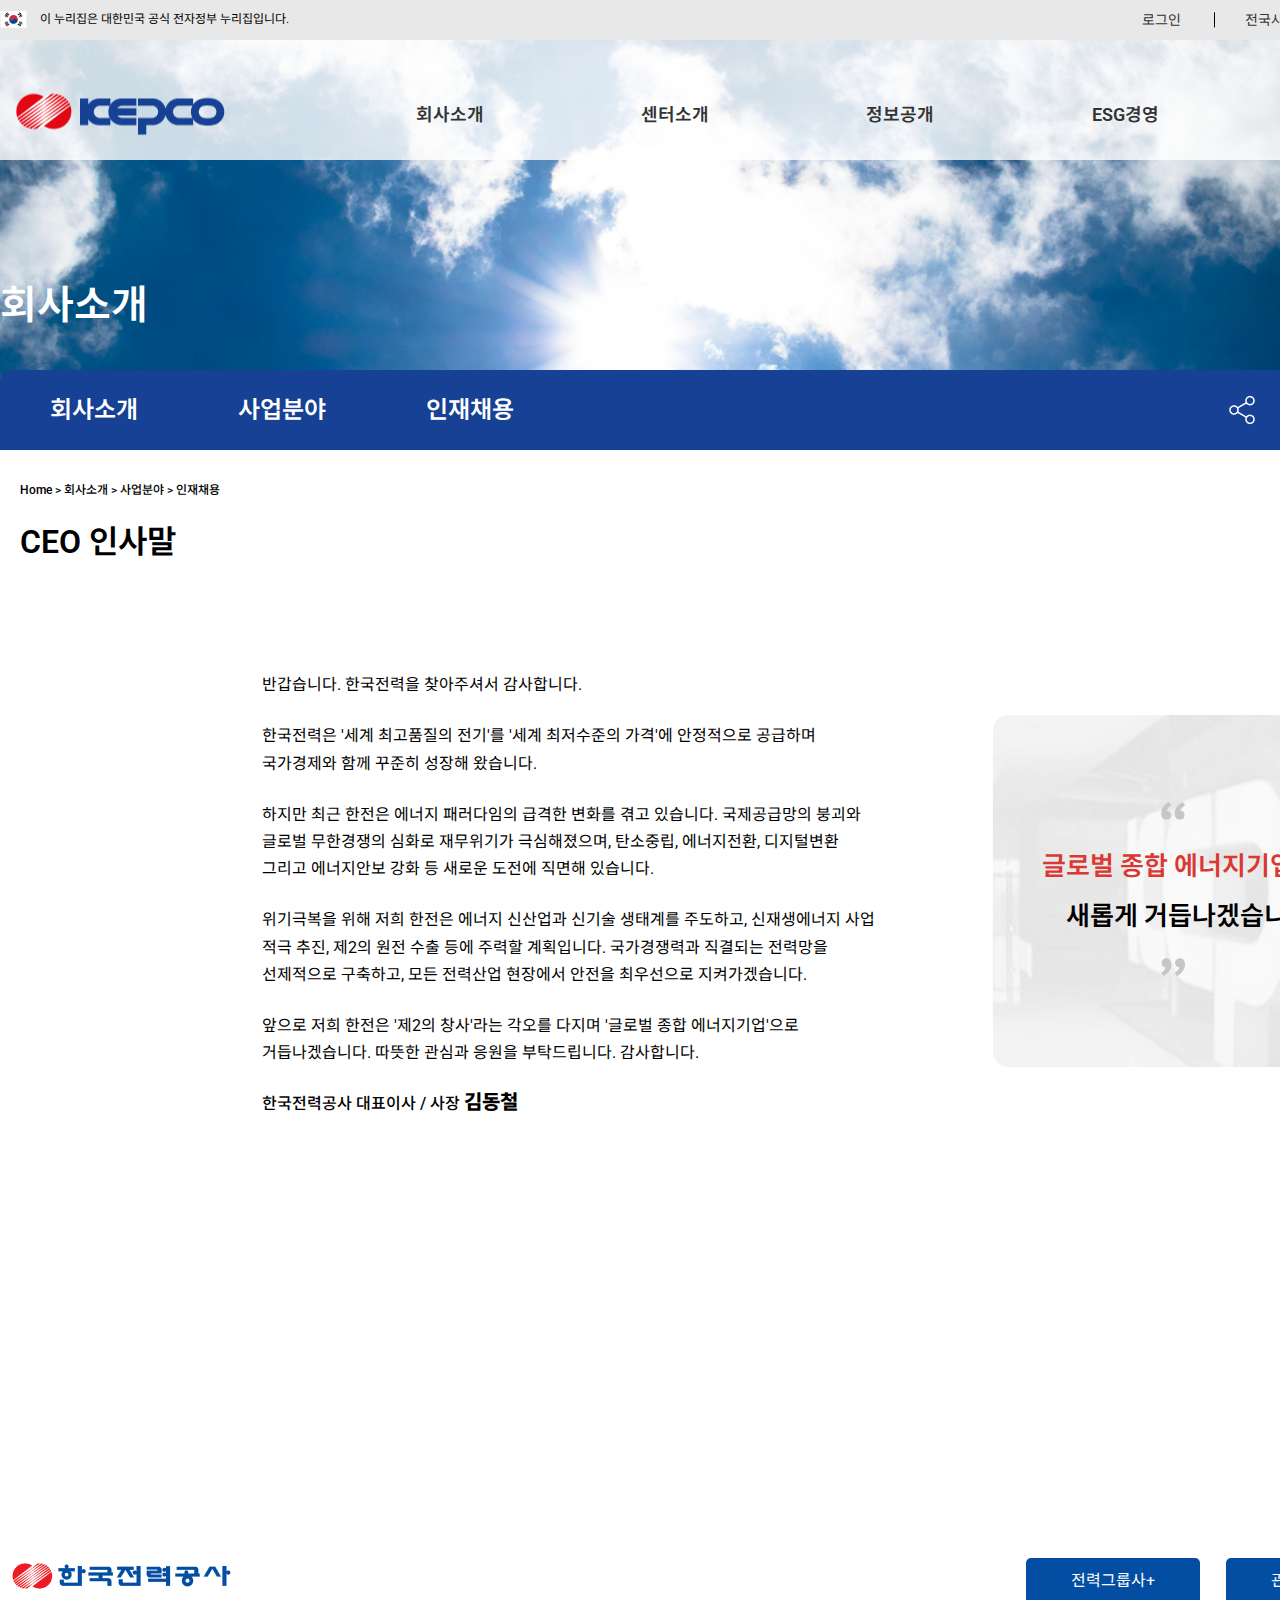
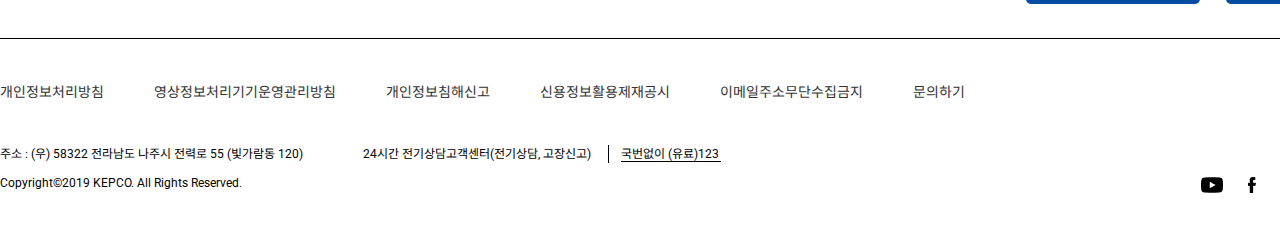
<file: sub1.html>
<!DOCTYPE html>
<html lang="en">
<head>
    <meta charset="UTF-8">
    <title>Document</title>
    <link rel="stylesheet" href="css/reset.css">
    <link rel="stylesheet" href="css/common.css">
    <link rel="stylesheet" href="css/sub.css">
    <link rel="stylesheet" href="css/sub1.css">
</head>
<body>
    <p id="skipNav"><a href="#content">본문바로가기</a></p>

    <div id="wrap">
        <div class="util-wrap">
            <div class="inner">
                <p><span><img src="img/Flag.png" alt="대한민국국기"></span>이 누리집은 대한민국 공식 전자정부 누리집입니다.</p>
                <ul class="util">
                    <li><a href="sub_login.html">로그인</a></li>
                    <li><a href="#">전국사업소</a></li>
                    <li><a href="#">언어</a></li>
                    <li>KOR</li>
                    <li>ENG</li>
                </ul>
        </div>
        </div>

        <header id="header">
            <div class="inner">
                <h1><a href="index.html"><img src="img/kepco_logo.png" alt="한국전력공사"></a></h1>
                <nav class="nav">
                <ul class="gnb">
                    <li><a href="#">회사소개</a>
                        <ul>
                            <li><a href="sub1.html">한전소개</a></li>
                            <li><a href="#">CI · 마스코트</a></li>
                            <li><a href="#">미션 · 비전</a></li>
                            <li><a href="#">사업분야</a></li>
                        </ul>
                    </li>
                    <li><a href="#">센터소개</a>
                        <ul>
                            <li><a href="sub2-1.html">지식센터</a></li>
                            <li><a href="#">기업센터</a></li>
                            <li><a href="#">홍보센터</a></li>
                            <li><a href="sub2-2.html">민원센터</a></li>
                        </ul>
                    </li>
                    <li><a href="#">정보공개</a>
                        <ul>
                            <li><a href="#">정보공개제도</a></li>
                            <li><a href="sub3-1.html">사전정보공표</a></li>
                            <li><a href="#">공공데이터개방</a></li>
                            <li><a href="sub3-2.html">정보공개청구</a></li>
                            <li><a href="#">사업실명제</a></li>
                        </ul>
                    </li>
                    <li><a href="#">ESG경영</a>
                        <ul>
                            <li><a href="sub4-1.html">ESG 핵심 성과</a></li>
                            <li><a href="#">환경경영</a></li>
                            <li><a href="sub4-2.html">사회공헌</a></li>
                            <li><a href="#">지배구조</a></li>
                        </ul>
                    </li>
                    <li><a href="#">IR센터</a>
                        <ul>
                            <li><a href="sub5.html">IR정보</a></li>
                            <li><a href="#">재무정보</a></li>
                            <li><a href="#">주식정보</a></li>
                        </ul>
                    </li>
                </ul>
            </nav>
            </div>
            </div>
        </header>

        <section id="visual">
            <div class="inner">
                <h2>회사소개</h2>
                <div class="guide">
                <ul>
                   <li><a href="">회사소개</a></li>
                   <li><a href="">사업분야</a></li>
                   <li><a href="">인재채용</a></li>
                </ul>
                <div class="share">
                <a href=""><img src="img/iconoir_share-android.png" alt=""></a>
                <a href=""><img src="img/streamline-ultimate_print-text.png" alt=""></a>
            </div>
            
            </div>
            </div>
        </section>

        <sub id="container" class="sub1">
            <section id="content">
                <div class="con-box">
                    <div class="inner">
                        <p>Home > 회사소개 > 사업분야 > 인재채용</p>
                        <h3>CEO 인사말</h3>
                    </div>

          <article class="box">  
            <div class="text_1">
              <img src="img/ceo_2.png" />     
              <h4>
                <span>글로벌 종합 에너지기업</span>으로<br />새롭게
                거듭나겠습니다.
              </h4>
              
            </div>

            <div class="text_2">
              <p>반갑습니다. 한국전력을 찾아주셔서 감사합니다.</p>
              <p>
                한국전력은 '세계 최고품질의 전기'를 '세계 최저수준의 가격'에
                안정적으로 공급하며 국가경제와 함께 꾸준히 성장해 왔습니다.
              </p>
              <p>
                하지만 최근 한전은 에너지 패러다임의 급격한 변화를 겪고
                있습니다. 국제공급망의 붕괴와 글로벌 무한경쟁의 심화로
                재무위기가 극심해졌으며, 탄소중립, 에너지전환, 디지털변환 그리고
                에너지안보 강화 등 새로운 도전에 직면해 있습니다.
              </p>
              <p>
                위기극복을 위해 저희 한전은 에너지 신산업과 신기술 생태계를
                주도하고, 신재생에너지 사업 적극 추진, 제2의 원전 수출 등에
                주력할 계획입니다. 국가경쟁력과 직결되는 전력망을 선제적으로
                구축하고, 모든 전력산업 현장에서 안전을 최우선으로
                지켜가겠습니다.
              </p>
              <p>
                앞으로 저희 한전은 '제2의 창사'라는 각오를 다지며 '글로벌 종합
                에너지기업'으로 거듭나겠습니다. 따뜻한 관심과 응원을
                부탁드립니다. 
                감사합니다.
              </p>
            </div>
            <strong>한국전력공사 대표이사 / 사장 <span>김동철</span></strong>
          </article>  
                </div>
            </section>
        </sub>
        <footer id="footer">
            <div class="inner">
                <img src="img/한국전력공사_logo.png" alt="한국전력공사">
                <div class="family0">
                    <p>전력그룹사+</p>
                        <ul>
                            <li><a href="">한국수력원자력(주)</a></li>
                            <li><a href="">한국남동발전(주)</a></li>
                            <li><a href="">한국중부발전(주)</a></li>
                            <li><a href="">한국서부발전(주)</a></li>
                            <li><a href="">한국남부발전(주)</a></li>
                            <li><a href="">한국동서발전(주)</a></li>
                            <li><a href="">한전KDN(주)</a></li>
                            <li><a href="">한국전력기술(주)</a></li>
                            <li><a href="">한전KPS(주)</a></li>
                            <li><a href="">한전원자력연료(주)</a></li>
                            <li><a href="">한전산업개발(주)</a></li>
                            <li><a href="">한전병원(주)</a></li>
                            <li><a href="">KINGS</a></li>
                        </ul>
                        
                    </div>
                    <div class="family1">
                        <p>관련사이트+</p>
                        <ul>
                            <li><a href="">전력연구원</a></li>
                            <li><a href="">경영연구원</a></li>
                            <li><a href="">인재개발원</a></li>
                            <li><a href="">한전아트센터</a></li>
                            <li><a href="">KEPCO스포츠단</a></li>
                            <li><a href="">전우회</a></li>
                            <li><a href="">에너지마켓플레이스</a></li>
                        </ul>
                    </div>
                <ul>
                    <li><a href="#">개인정보처리방침</a></li>
                    <li><a href="#">영상정보처리기기운영관리방침</a></li>
                    <li><a href="#">개인정보침해신고</a></li>
                    <li><a href="#">신용정보활용제재공시</a></li>
                    <li><a href="#">이메일주소무단수집금지</a></li>
                    <li><a href="#">문의하기</a></li>
                </ul>
                <ul>
                    <li>주소 : (우) 58322 전라남도 나주시 전력로 55 (빛가람동 120)</li>
                    <li>24시간 전기상담고객센터(전기상담, 고장신고)</li>
                    <li>국번없이 (유료)123</li>
                </ul>
                <p>Copyright&copy;2019 KEPCO. All Rights Reserved.</p>
                <div class="sns">
                    <ul>
                        <li><a href="#"><img src="img/sns_Default-0.png" alt="youtube"></a></li>
                        <li><a href="#"><img src="img/sns_Default-1.png" alt="facebook"></a></li>
                        <li><a href="#"><img src="img/sns_Default-2.png" alt="x"></a></li>
                        <li><a href="#"><img src="img/sns_Default-3.png" alt="band"></li>
                        <li><a href="#"><img src="img/sns_Default-4.png" alt="instagram"></a></li>
                    </ul>
                </div>
            </div>
        </footer>

        <script src="./js/common.js"></script>
</body>
</html>
</file>
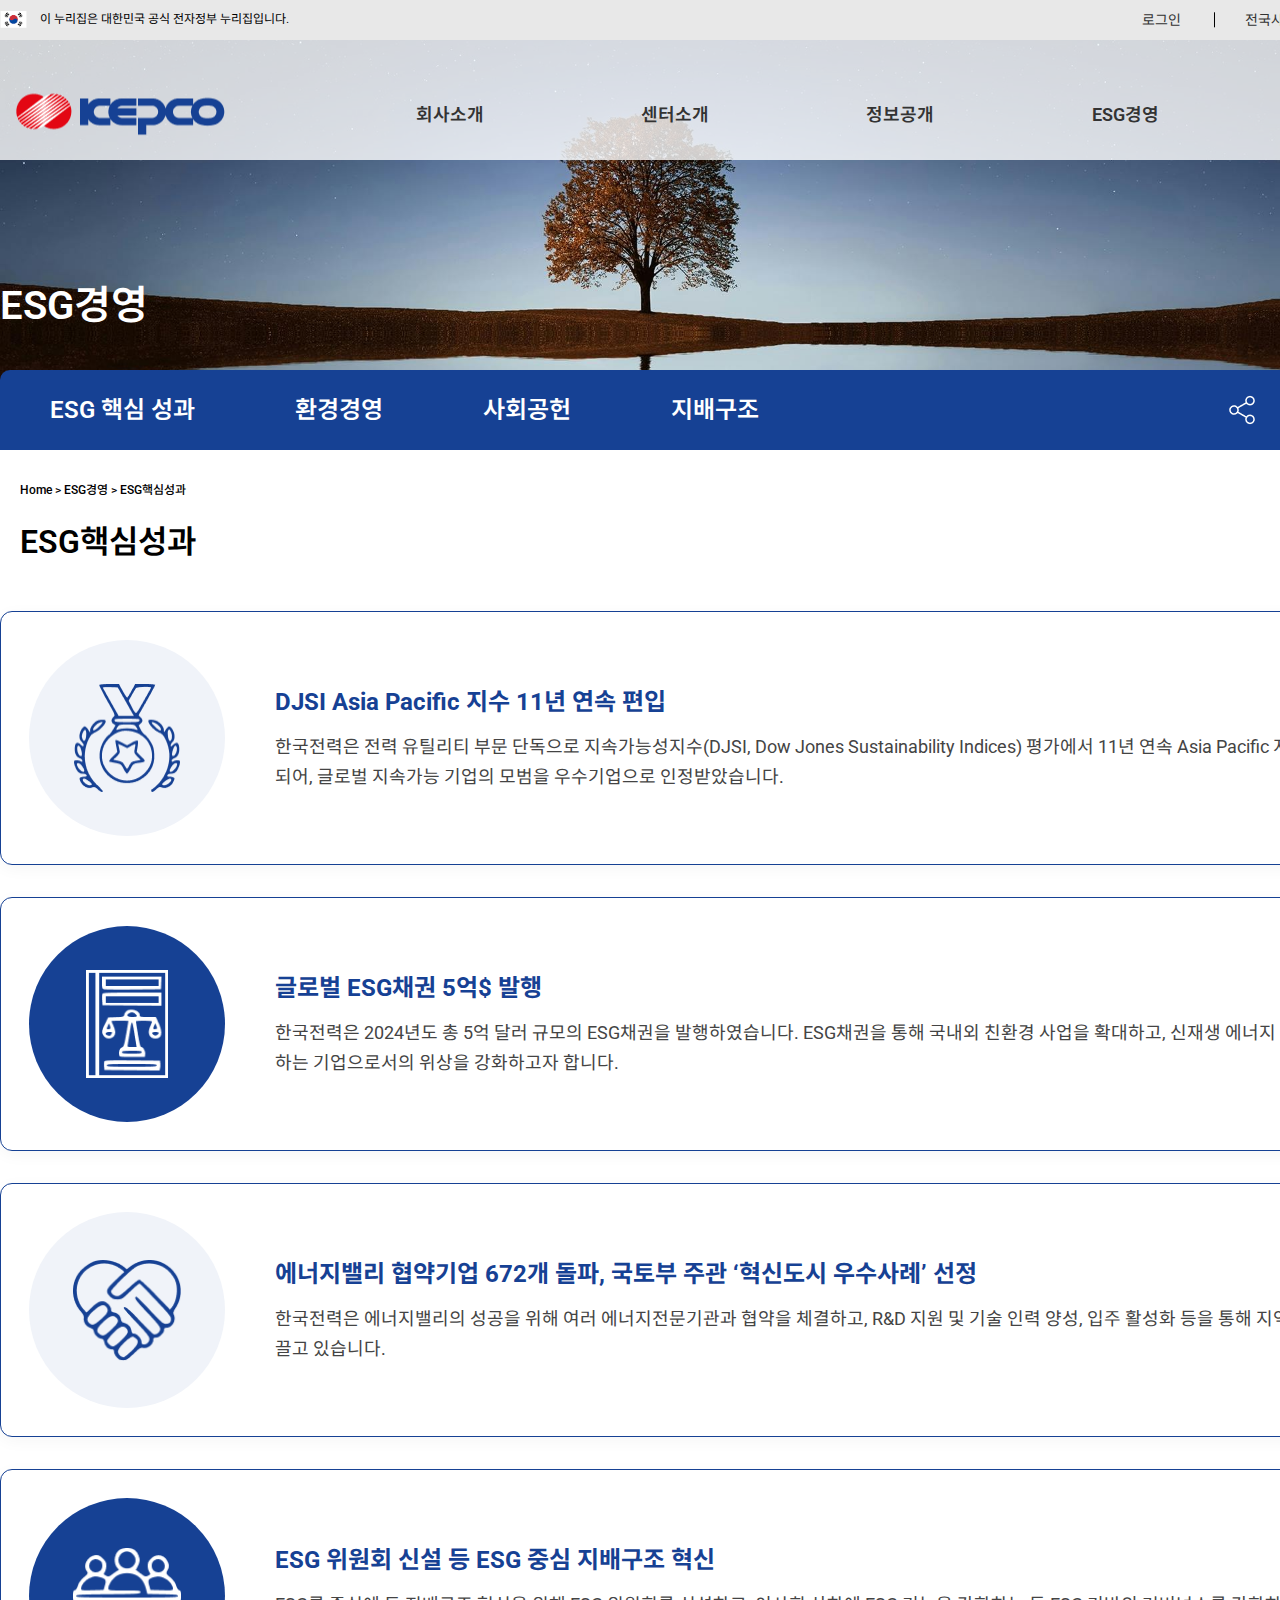
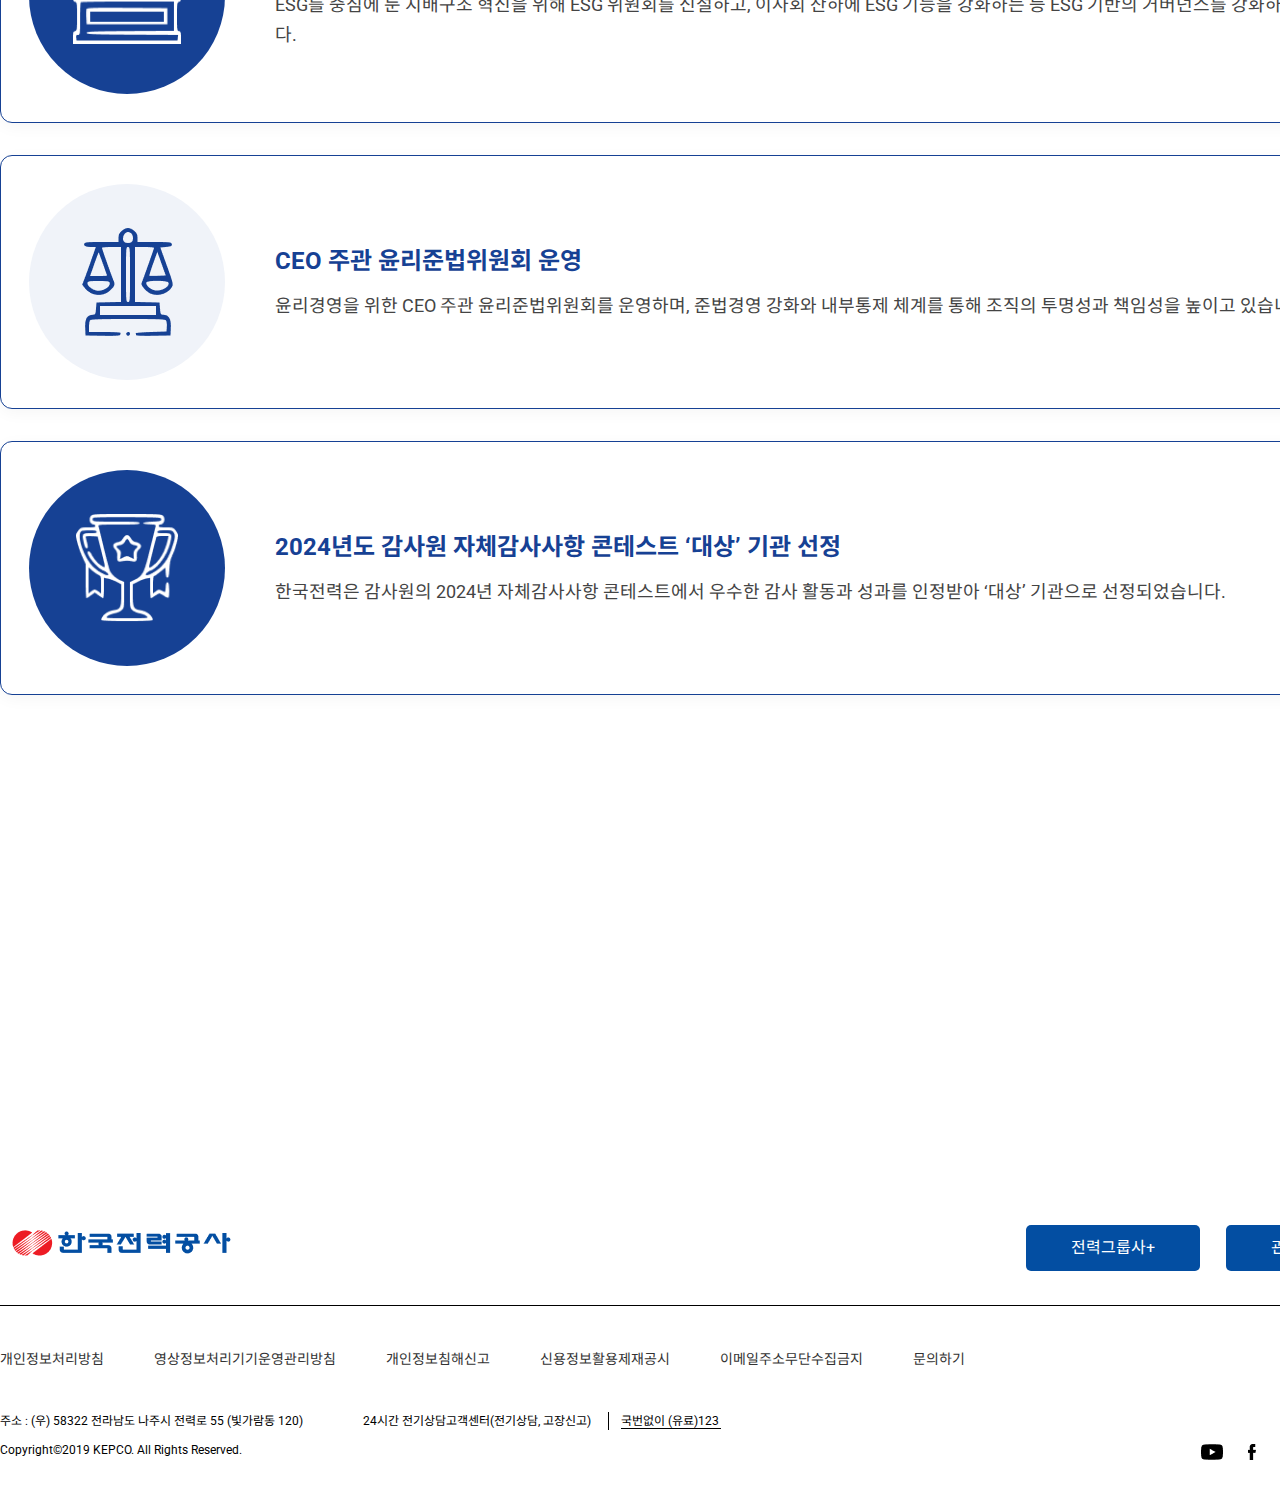
<file: sub4-1.html>
<!DOCTYPE html>
<html lang="en">
    <head>
        <meta charset="UTF-8" />
        <title>Document</title>
        <link rel="stylesheet" href="css/reset.css" />
        <link rel="stylesheet" href="css/common.css" />
        <link rel="stylesheet" href="css/sub.css" />
        <link rel="stylesheet" href="css/sub4-1.css" />
    </head>
    <body>
        <p id="skipNav"><a href="#content">본문바로가기</a></p>

        <div id="wrap">
            <div class="util-wrap">
                <div class="inner">
                    <p>
                        <span><img src="img/Flag.png" alt="대한민국국기" /> </span>이 누리집은
                        대한민국 공식 전자정부 누리집입니다.
                    </p>
                    <ul class="util">
                        <li><a href="sub_login.html">로그인</a></li>
                        <li><a href="#">전국사업소</a></li>
                        <li><a href="#">언어</a></li>
                        <li>KOR</li>
                    <li>ENG</li>
                    </ul>
                </div>
            </div>
        </div>

        <!-- header -->
        <header id="header">
            <div class="inner">
                <h1><a href="index.html"><img src="img/kepco_logo.png" alt="한국전력공사"></a></h1>
                <nav class="nav">
                <ul class="gnb">
                    <li><a href="#">회사소개</a>
                        <ul>
                            <li><a href="sub1.html">한전소개</a></li>
                            <li><a href="#">CI · 마스코트</a></li>
                            <li><a href="#">미션 · 비전</a></li>
                            <li><a href="#">사업분야</a></li>
                        </ul>
                    </li>
                    <li><a href="#">센터소개</a>
                        <ul>
                            <li><a href="sub2-1.html">지식센터</a></li>
                            <li><a href="#">기업센터</a></li>
                            <li><a href="#">홍보센터</a></li>
                            <li><a href="sub2-2.html">민원센터</a></li>
                        </ul>
                    </li>
                    <li><a href="#">정보공개</a>
                        <ul>
                            <li><a href="#">정보공개제도</a></li>
                            <li><a href="sub3-1.html">사전정보공표</a></li>
                            <li><a href="#">공공데이터개방</a></li>
                            <li><a href="sub3-2.html">정보공개청구</a></li>
                            <li><a href="#">사업실명제</a></li>
                        </ul>
                    </li>
                    <li><a href="#">ESG경영</a>
                        <ul>
                            <li><a href="sub4-1.html">ESG 핵심 성과</a></li>
                            <li><a href="#">환경경영</a></li>
                            <li><a href="sub4-2.html">사회공헌</a></li>
                            <li><a href="#">지배구조</a></li>
                        </ul>
                    </li>
                    <li><a href="#">IR센터</a>
                        <ul>
                            <li><a href="sub5.html">IR정보</a></li>
                            <li><a href="#">재무정보</a></li>
                            <li><a href="#">주식정보</a></li>
                        </ul>
                    </li>
                </ul>
            </nav>
            </div>
            </div>
        </header>

        <!-- nav -->

        <section id="visual">
            <!-- <img src="../image/esg_bg.png" alt="mainbg" /> -->
            <div class="inner">
                <h2>ESG경영</h2>
                <div class="guide">
                    <ul>
                        <li><a href="#">ESG 핵심 성과</a></li>
                        <li><a href="#">환경경영</a></li>
                        <li><a href="sub4-2.html">사회공헌</a></li>
                        <li><a href="#">지배구조</a></li>
                    </ul>
                    <div class="share">
                        <a href=""><img src="img/iconoir_share-android.png" alt="" /></a>
                        <a href=""><img src="img/streamline-ultimate_print-text.png" alt="" /></a>
                    </div>
                </div>
            </div>
        </section>

        <div id="container" class="sub">
            <section id="content">
                <div class="con-box">
                    <div class="inner">
                        <p>Home > ESG경영 > ESG핵심성과</p>
                        <h3>ESG핵심성과</h3>
                    </div>
                </div>
            </section>
        </div>

        <!-- sub 4-1 -->
        <section id="esg-box" class="inner">
            <ul class="esg-list">
                <li class="esg-item">
                    <div class="icon">
                        <img src="img/4-1icon1.png" alt="메달 아이콘" />
                    </div>
                    <div class="text-box">
                        <h4 class="esg-title">DJSI Asia Pacific 지수 11년 연속 편입</h4>
                        <p class="esg-desc">
                            한국전력은 전력 유틸리티 부문 단독으로 지속가능성지수(DJSI, Dow Jones
                            Sustainability Indices) 평가에서 11년 연속 Asia Pacific 지수에 편입되어,
                            글로벌 지속가능 기업의 모범을 우수기업으로 인정받았습니다.
                        </p>
                    </div>
                </li>

                <li class="esg-item">
                    <div class="icon">
                        <img src="img/4-1icon2.png" alt="문서 아이콘" />
                    </div>
                    <div class="text-box">
                        <h4 class="esg-title">글로벌 ESG채권 5억$ 발행</h4>
                        <p class="esg-desc">
                            한국전력은 2024년도 총 5억 달러 규모의 ESG채권을 발행하였습니다.
                            ESG채권을 통해 국내외 친환경 사업을 확대하고, 신재생 에너지 적용에
                            선도하는 기업으로서의 위상을 강화하고자 합니다.
                        </p>
                    </div>
                </li>

                <li class="esg-item">
                    <div class="icon">
                        <img src="img/4-1icon3.png" alt="악수 아이콘" />
                    </div>
                    <div class="text-box">
                        <h4 class="esg-title">
                            에너지밸리 협약기업 672개 돌파, 국토부 주관 ‘혁신도시 우수사례’ 선정
                        </h4>
                        <p class="esg-desc">
                            한국전력은 에너지밸리의 성공을 위해 여러 에너지전문기관과 협약을
                            체결하고, R&D 지원 및 기술 인력 양성, 입주 활성화 등을 통해 지역 발전을
                            이끌고 있습니다.
                        </p>
                    </div>
                </li>

                <li class="esg-item">
                    <div class="icon">
                        <img src="img/4-1icon4.png" alt="회의 아이콘" />
                    </div>
                    <div class="text-box">
                        <h4 class="esg-title">ESG 위원회 신설 등 ESG 중심 지배구조 혁신</h4>
                        <p class="esg-desc">
                            ESG를 중심에 둔 지배구조 혁신을 위해 ESG 위원회를 신설하고, 이사회
                            산하에 ESG 기능을 강화하는 등 ESG 기반의 거버넌스를 강화하고 있습니다.
                        </p>
                    </div>
                </li>

                <li class="esg-item">
                    <div class="icon">
                        <img src="img/4-1icon5.png" alt="저울 아이콘" />
                    </div>
                    <div class="text-box">
                        <h4 class="esg-title">CEO 주관 윤리준법위원회 운영</h4>
                        <p class="esg-desc">
                            윤리경영을 위한 CEO 주관 윤리준법위원회를 운영하며, 준법경영 강화와
                            내부통제 체계를 통해 조직의 투명성과 책임성을 높이고 있습니다.
                        </p>
                    </div>
                </li>

                <li class="esg-item">
                    <div class="icon">
                        <img src="img/4-1icon6.png" alt="트로피 아이콘" />
                    </div>
                    <div class="text-box">
                        <h4 class="esg-title">
                            2024년도 감사원 자체감사사항 콘테스트 ‘대상’ 기관 선정
                        </h4>
                        <p class="esg-desc">
                            한국전력은 감사원의 2024년 자체감사사항 콘테스트에서 우수한 감사 활동과
                            성과를 인정받아 ‘대상’ 기관으로 선정되었습니다.
                        </p>
                    </div>
                </li>
            </ul>
        </section>

        <!-- footer -->

        <footer id="footer">
            <div class="inner">
                <img src="img/한국전력공사_logo.png" alt="한국전력공사" />
                <div class="family0">
                    <p>전력그룹사+</p>
                    <ul>
                        <li><a href="">한국수력원자력(주)</a></li>
                        <li><a href="">한국남동발전(주)</a></li>
                        <li><a href="">한국중부발전(주)</a></li>
                        <li><a href="">한국서부발전(주)</a></li>
                        <li><a href="">한국남부발전(주)</a></li>
                        <li><a href="">한국동서발전(주)</a></li>
                        <li><a href="">한전KDN(주)</a></li>
                        <li><a href="">한국전력기술(주)</a></li>
                        <li><a href="">한전KPS(주)</a></li>
                        <li><a href="">한전원자력연료(주)</a></li>
                        <li><a href="">한전산업개발(주)</a></li>
                        <li><a href="">한전병원(주)</a></li>
                        <li><a href="">KINGS</a></li>
                    </ul>
                </div>
                <div class="family1">
                    <p>관련사이트+</p>
                    <ul>
                        <li><a href="">전력연구원</a></li>
                        <li><a href="">경영연구원</a></li>
                        <li><a href="">인재개발원</a></li>
                        <li><a href="">한전아트센터</a></li>
                        <li><a href="">KEPCO스포츠단</a></li>
                        <li><a href="">전우회</a></li>
                        <li><a href="">에너지마켓플레이스</a></li>
                    </ul>
                </div>
                <ul>
                    <li><a href="#">개인정보처리방침</a></li>
                    <li><a href="#">영상정보처리기기운영관리방침</a></li>
                    <li><a href="#">개인정보침해신고</a></li>
                    <li><a href="#">신용정보활용제재공시</a></li>
                    <li><a href="#">이메일주소무단수집금지</a></li>
                    <li><a href="#">문의하기</a></li>
                </ul>
                <ul>
                    <li>주소 : (우) 58322 전라남도 나주시 전력로 55 (빛가람동 120)</li>
                    <li>24시간 전기상담고객센터(전기상담, 고장신고)</li>
                    <li>국번없이 (유료)123</li>
                </ul>
                <p>Copyright&copy;2019 KEPCO. All Rights Reserved.</p>
                <div class="sns">
                    <ul>
                        <li><a href="#"><img src="img/sns_Default-0.png" alt="youtube"></a></li>
                        <li><a href="#"><img src="img/sns_Default-1.png" alt="facebook"></a></li>
                        <li><a href="#"><img src="img/sns_Default-2.png" alt="x"></a></li>
                        <li><a href="#"><img src="img/sns_Default-3.png" alt="band"></li>
                        <li><a href="#"><img src="img/sns_Default-4.png" alt="instagram"></a></li>
                    </ul>
                </div>
            </div>
        </footer>

        <script src="./js/common.js"></script>
    </body>
</html>
</file>
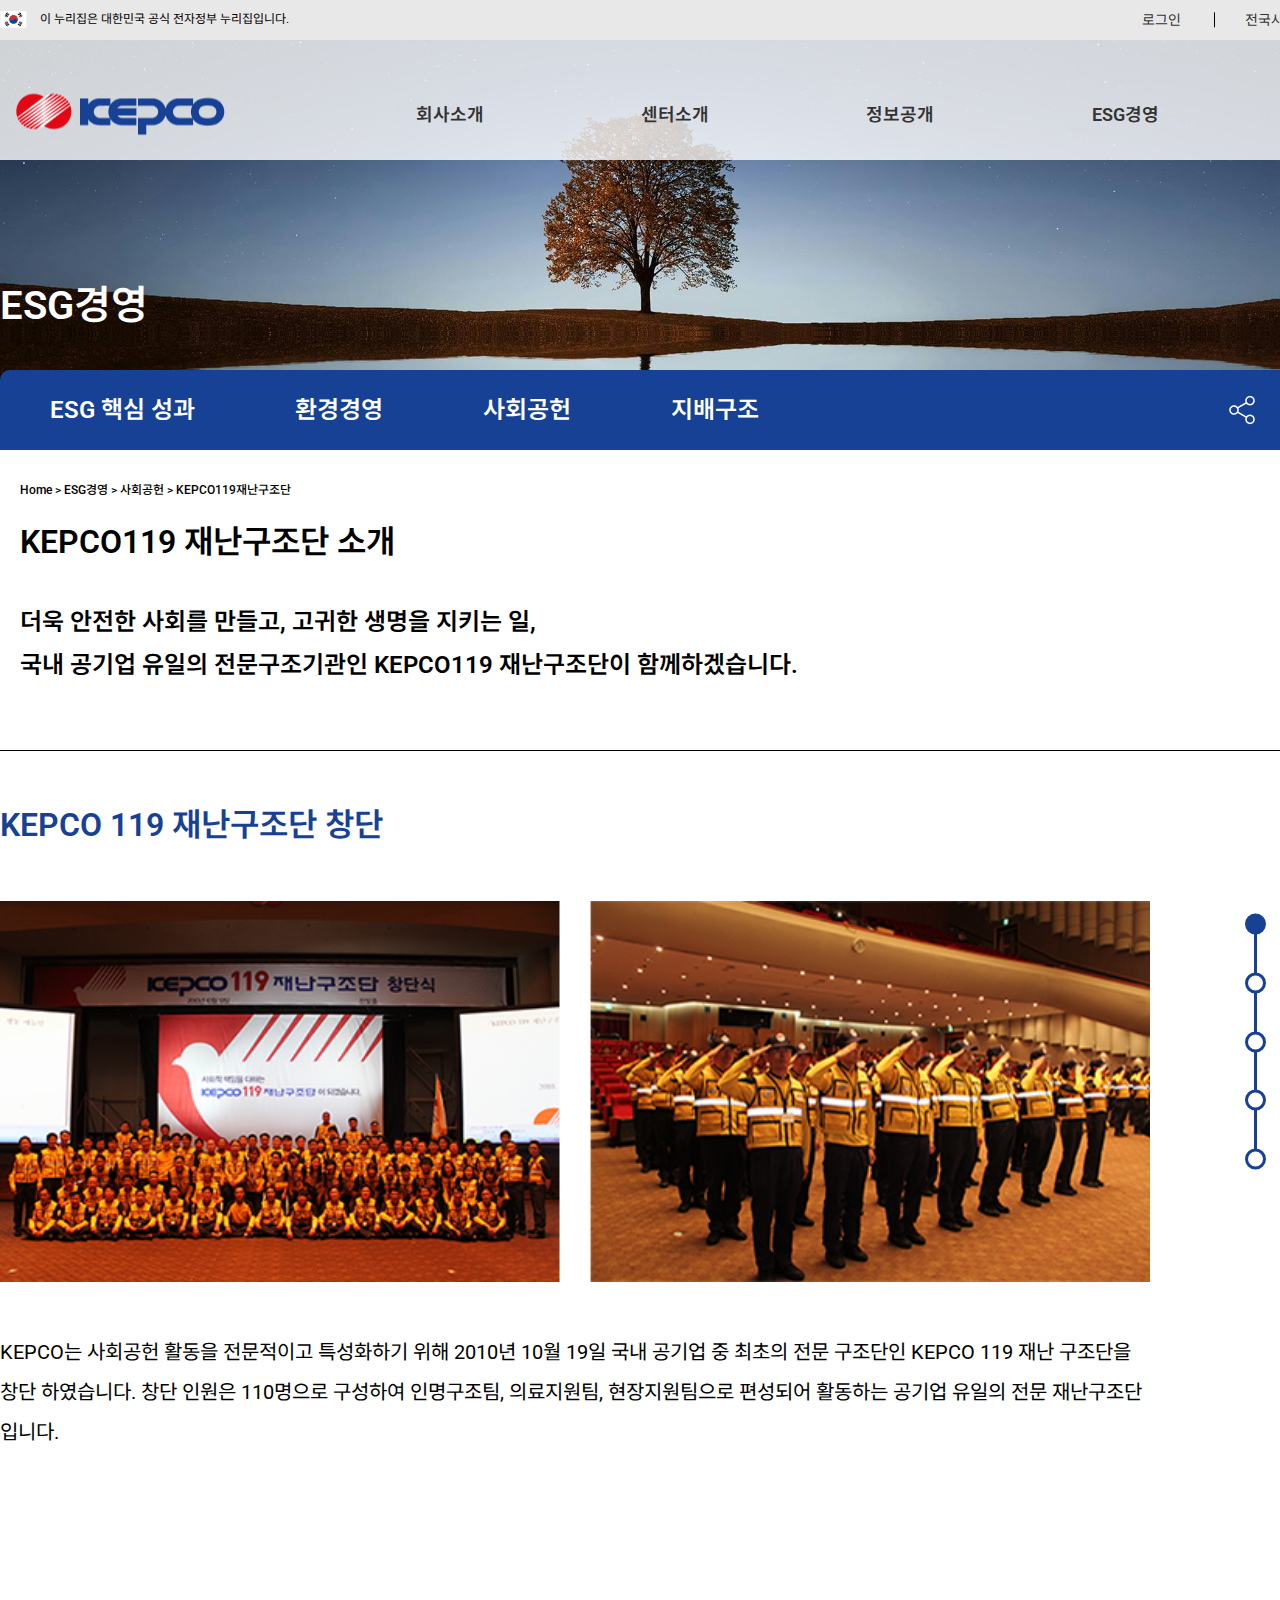
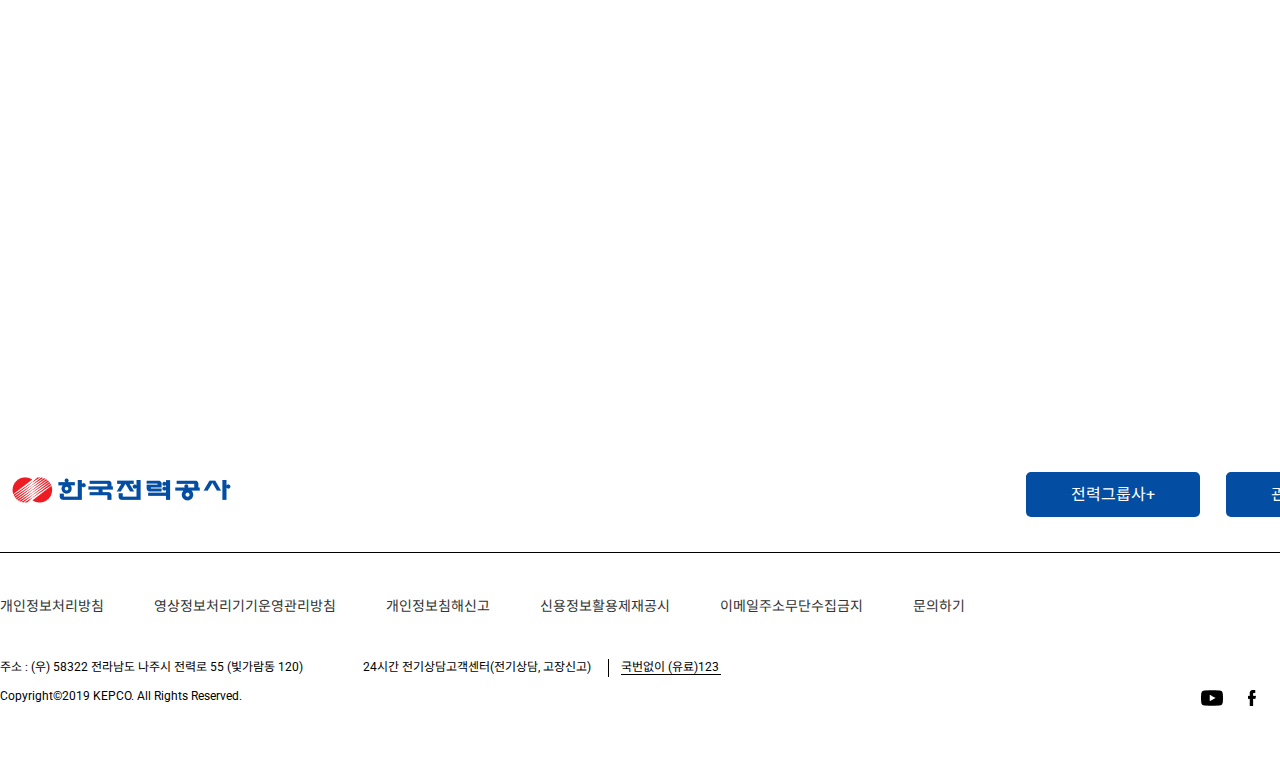
<file: sub4-2.html>
<!DOCTYPE html>
<html lang="en">
<head>
    <meta charset="UTF-8">
    <title>Document</title>
    <link rel="stylesheet" href="css/reset.css">
    <link rel="stylesheet" href="css/common.css">
    <link rel="stylesheet" href="css/sub.css">
    <link rel="stylesheet" href="css/sub4-2.css">
</head>
<body>
    <p id="skipNav"><a href="#content">본문바로가기</a></p>

    <div id="wrap">
        <div class="util-wrap">
            <div class="inner">
                <p><span><img src="img/Flag.png" alt="대한민국국기"></span>이 누리집은 대한민국 공식 전자정부 누리집입니다.</p>
                <ul class="util">
                    <li><a href="sub_login.html">로그인</a></li>
                    <li><a href="#">전국사업소</a></li>
                    <li><a href="#">언어</a></li>
                    <li>KOR</li>
                    <li>ENG</li>
                </ul>
        </div>
        </div>

        <header id="header">
            <div class="inner">
                <h1><a href="index.html"><img src="img/kepco_logo.png" alt="한국전력공사"></a></h1>
                <nav class="nav">
                <ul class="gnb">
                    <li><a href="#">회사소개</a>
                        <ul>
                            <li><a href="sub1.html">한전소개</a></li>
                            <li><a href="#">CI · 마스코트</a></li>
                            <li><a href="#">미션 · 비전</a></li>
                            <li><a href="#">사업분야</a></li>
                        </ul>
                    </li>
                    <li><a href="#">센터소개</a>
                        <ul>
                            <li><a href="sub2-1.html">지식센터</a></li>
                            <li><a href="#">기업센터</a></li>
                            <li><a href="#">홍보센터</a></li>
                            <li><a href="sub2-2.html">민원센터</a></li>
                        </ul>
                    </li>
                    <li><a href="#">정보공개</a>
                        <ul>
                            <li><a href="#">정보공개제도</a></li>
                            <li><a href="sub3-1.html">사전정보공표</a></li>
                            <li><a href="#">공공데이터개방</a></li>
                            <li><a href="sub3-2.html">정보공개청구</a></li>
                            <li><a href="#">사업실명제</a></li>
                        </ul>
                    </li>
                    <li><a href="#">ESG경영</a>
                        <ul>
                            <li><a href="sub4-1.html">ESG 핵심 성과</a></li>
                            <li><a href="#">환경경영</a></li>
                            <li><a href="sub4-2.html">사회공헌</a></li>
                            <li><a href="#">지배구조</a></li>
                        </ul>
                    </li>
                    <li><a href="#">IR센터</a>
                        <ul>
                            <li><a href="sub5.html">IR정보</a></li>
                            <li><a href="#">재무정보</a></li>
                            <li><a href="#">주식정보</a></li>
                        </ul>
                    </li>
                </ul>
            </nav>
            </div>
            </div>
        </header>

        <section id="visual">
            <div class="inner">
                <h2>ESG경영</h2>
                <div class="guide">
                    <ul>
                        <li><a href="sub4-1.html">ESG 핵심 성과</a></li>
                        <li><a href="#">환경경영</a></li>
                        <li><a href="#">사회공헌</a></li>
                        <li><a href="#">지배구조</a></li>
                    </ul>
                <div class="share">
                <a href=""><img src="img/iconoir_share-android.png" alt=""></a>
                <a href=""><img src="img/streamline-ultimate_print-text.png" alt=""></a>
            </div>
            
            </div>
            </div>
        </section>

        <main id="container" class="sub">
            <section id="content">
                <div class="con-box">
                    <div class="inner">
                        <p>Home > ESG경영 > 사회공헌 > KEPCO119재난구조단</p>
                        <h3>KEPCO119 재난구조단 소개</h3>
                        <p>더욱 안전한 사회를 만들고, 고귀한 생명을 지키는 일,<br>
                            국내 공기업 유일의 전문구조기관인 KEPCO119 재난구조단이 함께하겠습니다.</p>
                        <div class="gallery">
                            <div class="left">
                                <h4 class="title">KEPCO119 재난구조단 창단</h4>
                                <img src="img/img_smdghp001_01.png" alt="이미지">
                                <p>
                                    KEPCO는 사회공헌 활동을 전문적이고 특성화하기 위해 2010년 10월 19일 국내 공기업 중 최초의 전문 구조단인 KEPCO 119 재난 구조단을 창단 하였습니다.<br>
창단 인원은 110명으로 구성하여 인명구조팀, 의료지원팀, 현장지원팀으로 편성되어 활동하는 공기업 유일의 전문 재난구조단입니다.
                                </p>
                            </div>
                            <div class="right">
                                <ul>
                                    <li class="on">구조단 창단</li>
                                    <li>구조 훈련</li>
                                    <li>국가 행사 지원</li>
                                    <li>국내 활동</li>
                                    <li>응급지원 활동</li>
                                </ul>
                            </div>

                        </div>
                    </div>

                </div>
            </section>
        </main>
        <footer id="footer">
            <div class="inner">
                <img src="img/한국전력공사_logo.png" alt="한국전력공사">
                <div class="family0">
                    <p>전력그룹사+</p>
                        <ul>
                            <li><a href="">한국수력원자력(주)</a></li>
                            <li><a href="">한국남동발전(주)</a></li>
                            <li><a href="">한국중부발전(주)</a></li>
                            <li><a href="">한국서부발전(주)</a></li>
                            <li><a href="">한국남부발전(주)</a></li>
                            <li><a href="">한국동서발전(주)</a></li>
                            <li><a href="">한전KDN(주)</a></li>
                            <li><a href="">한국전력기술(주)</a></li>
                            <li><a href="">한전KPS(주)</a></li>
                            <li><a href="">한전원자력연료(주)</a></li>
                            <li><a href="">한전산업개발(주)</a></li>
                            <li><a href="">한전병원(주)</a></li>
                            <li><a href="">KINGS</a></li>
                        </ul>
                        
                    </div>
                    <div class="family1">
                        <p>관련사이트+</p>
                        <ul>
                            <li><a href="">전력연구원</a></li>
                            <li><a href="">경영연구원</a></li>
                            <li><a href="">인재개발원</a></li>
                            <li><a href="">한전아트센터</a></li>
                            <li><a href="">KEPCO스포츠단</a></li>
                            <li><a href="">전우회</a></li>
                            <li><a href="">에너지마켓플레이스</a></li>
                        </ul>
                    </div>
                <ul>
                    <li><a href="#">개인정보처리방침</a></li>
                    <li><a href="#">영상정보처리기기운영관리방침</a></li>
                    <li><a href="#">개인정보침해신고</a></li>
                    <li><a href="#">신용정보활용제재공시</a></li>
                    <li><a href="#">이메일주소무단수집금지</a></li>
                    <li><a href="#">문의하기</a></li>
                </ul>
                <ul>
                    <li>주소 : (우) 58322 전라남도 나주시 전력로 55 (빛가람동 120)</li>
                    <li>24시간 전기상담고객센터(전기상담, 고장신고)</li>
                    <li>국번없이 (유료)123</li>
                </ul>
                <p>Copyright&copy;2019 KEPCO. All Rights Reserved.</p>
<div class="sns">
                    <ul>
                        <li><a href="#"><img src="img/sns_Default-0.png" alt="youtube"></a></li>
                        <li><a href="#"><img src="img/sns_Default-1.png" alt="facebook"></a></li>
                        <li><a href="#"><img src="img/sns_Default-2.png" alt="x"></a></li>
                        <li><a href="#"><img src="img/sns_Default-3.png" alt="band"></li>
                        <li><a href="#"><img src="img/sns_Default-4.png" alt="instagram"></a></li>
                    </ul>
                </div>            </div>
        </footer>

        <script src="./js/common.js"></script>
        <script src="./js/sub4-2.js"></script>
</body>
</html>
</file>
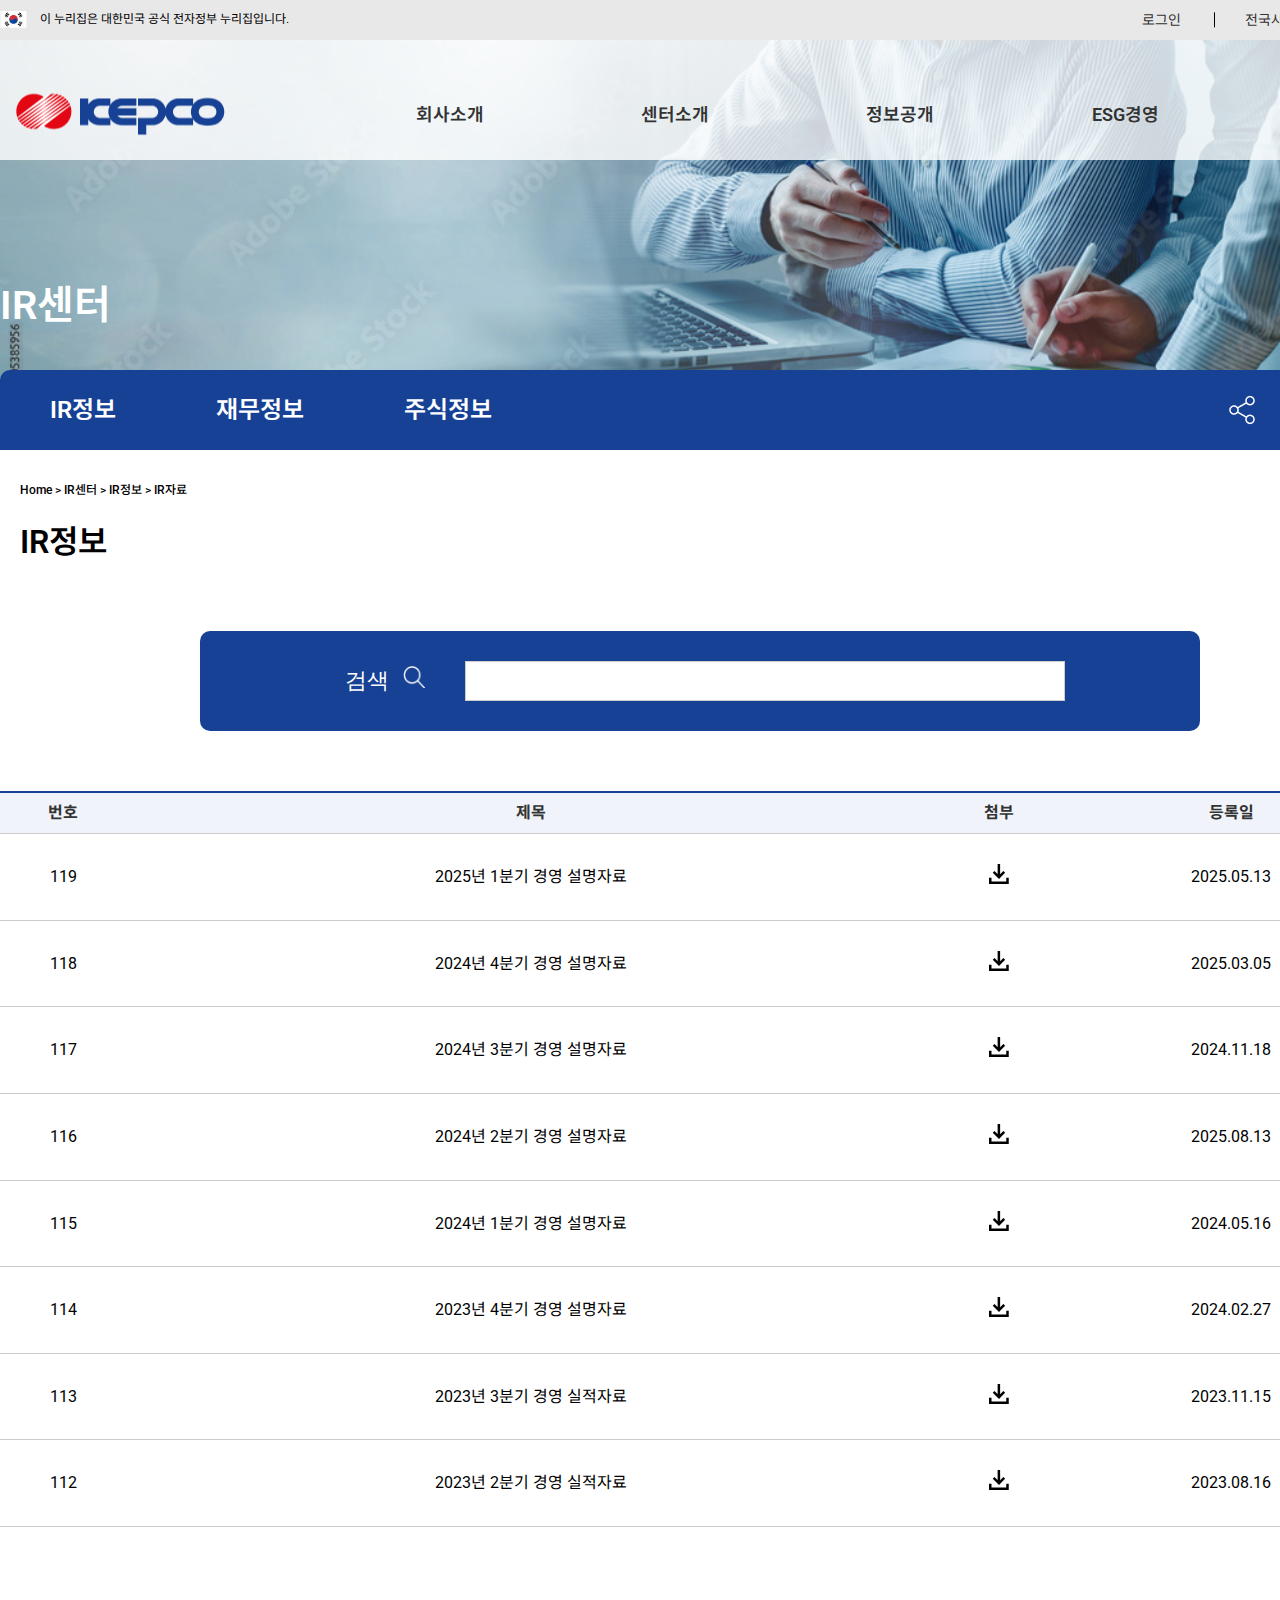
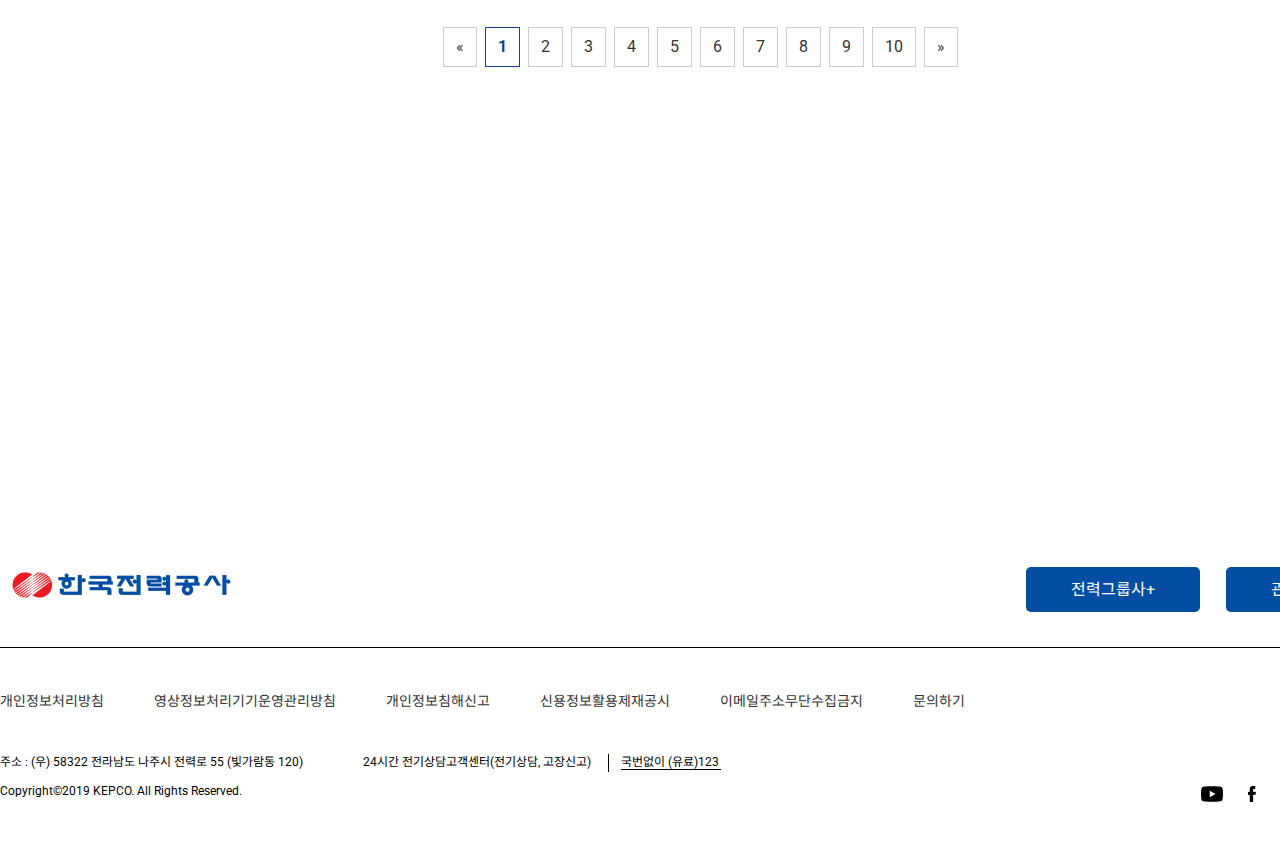
<file: sub5.html>
<!DOCTYPE html>
<html lang="en">
    <head>
        <meta charset="UTF-8" />
        <title>Document</title>
        <link rel="stylesheet" href="css/reset.css" />
        <link rel="stylesheet" href="css/common.css" />
        <link rel="stylesheet" href="css/sub.css" />
        <link rel="stylesheet" href="css/sub5.css" />
    </head>
    <body>
        <p id="skipNav"><a href="#content">본문바로가기</a></p>

        <div id="wrap">
            <div class="util-wrap">
                <div class="inner">
                    <p>
                        <span><img src="img/Flag.png" alt="대한민국국기" /> </span>이 누리집은
                        대한민국 공식 전자정부 누리집입니다.
                    </p>
                    <ul class="util">
                        <li><a href="sub_login.html">로그인</a></li>
                        <li><a href="#">전국사업소</a></li>
                        <li><a href="#">언어</a></li>
                        <li>KOR</li>
                    <li>ENG</li>
                    </ul>
                </div>
            </div>
        </div>

        <!-- header -->
        <header id="header">
            <div class="inner">
                <h1><a href="index.html"><img src="img/kepco_logo.png" alt="한국전력공사"></a></h1>
                <nav class="nav">
                <ul class="gnb">
                    <li><a href="#">회사소개</a>
                        <ul>
                            <li><a href="sub1.html">한전소개</a></li>
                            <li><a href="#">CI · 마스코트</a></li>
                            <li><a href="#">미션 · 비전</a></li>
                            <li><a href="#">사업분야</a></li>
                        </ul>
                    </li>
                    <li><a href="#">센터소개</a>
                        <ul>
                            <li><a href="sub2-1.html">지식센터</a></li>
                            <li><a href="#">기업센터</a></li>
                            <li><a href="#">홍보센터</a></li>
                            <li><a href="sub2-2.html">민원센터</a></li>
                        </ul>
                    </li>
                    <li><a href="#">정보공개</a>
                        <ul>
                            <li><a href="#">정보공개제도</a></li>
                            <li><a href="sub3-1.html">사전정보공표</a></li>
                            <li><a href="#">공공데이터개방</a></li>
                            <li><a href="sub3-2.html">정보공개청구</a></li>
                            <li><a href="#">사업실명제</a></li>
                        </ul>
                    </li>
                    <li><a href="#">ESG경영</a>
                        <ul>
                            <li><a href="sub4-1.html">ESG 핵심 성과</a></li>
                            <li><a href="#">환경경영</a></li>
                            <li><a href="sub4-2.html">사회공헌</a></li>
                            <li><a href="#">지배구조</a></li>
                        </ul>
                    </li>
                    <li><a href="#">IR센터</a>
                        <ul>
                            <li><a href="sub5.html">IR정보</a></li>
                            <li><a href="#">재무정보</a></li>
                            <li><a href="#">주식정보</a></li>
                        </ul>
                    </li>
                </ul>
            </nav>
            </div>
            </div>
        </header>

        <!-- nav -->

        <section id="visual">
            <div class="inner">
                <h2>IR센터</h2>
                <div class="guide">
                    <ul>
                        <li><a href="#">IR정보</a></li>
                        <li><a href="#">재무정보</a></li>
                        <li><a href="#">주식정보</a></li>
                    </ul>
                    <div class="share">
                        <a href="#"><img src="img/iconoir_share-android.png" alt="" /></a>
                        <a href="#"><img src="img/streamline-ultimate_print-text.png" alt="" /></a>
                    </div>
                </div>
            </div>
        </section>

        <div id="container" class="sub">
            <section id="content">
                <div class="con-box">
                    <div class="inner">
                        <p>Home > IR센터 > IR정보 > IR자료</p>
                        <h3>IR정보</h3>
                    </div>
                </div>
            </section>
        </div>

        <!-- sub 5 -->
        <section id="ir-box">
            <div class="inner">
                <div class="search-bar">
                    <button id="searchBtn">
                        <span>검색</span>
                        <img src="img/Vector.png" alt="" />
                    </button>
                    <input type="text" id="searchInput" />
                </div>

                <table class="ir-table">
                    <thead>
                        <tr>
                            <th>번호</th>
                            <th>제목</th>
                            <th>첨부</th>
                            <th>등록일</th>
                        </tr>
                    </thead>

                    <tbody>
                        <tr>
                            <td>119</td>
                            <td>2025년 1분기 경영 설명자료</td>
                            <td>
                                <a href="#"><img src="img/download.png" alt="" /></a>
                            </td>
                            <td>2025.05.13</td>
                        </tr>
                        <tr>
                            <td>118</td>
                            <td>2024년 4분기 경영 설명자료</td>
                            <td>
                                <a href="#"><img src="img/download.png" alt="" /></a>
                            </td>
                            <td>2025.03.05</td>
                        </tr>
                        <tr>
                            <td>117</td>
                            <td>2024년 3분기 경영 설명자료</td>
                            <td>
                                <a href="#"><img src="img/download.png" alt="" /></a>
                            </td>
                            <td>2024.11.18</td>
                        </tr>
                        <tr>
                            <td>116</td>
                            <td>2024년 2분기 경영 설명자료</td>
                            <td>
                                <a href="#"><img src="img/download.png" alt="" /></a>
                            </td>
                            <td>2025.08.13</td>
                        </tr>
                        <tr>
                            <td>115</td>
                            <td>2024년 1분기 경영 설명자료</td>
                            <td>
                                <a href="#"><img src="img/download.png" alt="" /></a>
                            </td>
                            <td>2024.05.16</td>
                        </tr>
                        <tr>
                            <td>114</td>
                            <td>2023년 4분기 경영 설명자료</td>
                            <td>
                                <a href="#"><img src="img/download.png" alt="" /></a>
                            </td>
                            <td>2024.02.27</td>
                        </tr>
                        <tr>
                            <td>113</td>
                            <td>2023년 3분기 경영 실적자료</td>
                            <td>
                                <a href="#"><img src="img/download.png" alt="" /></a>
                            </td>
                            <td>2023.11.15</td>
                        </tr>
                        <tr>
                            <td>112</td>
                            <td>2023년 2분기 경영 실적자료</td>
                            <td>
                                <a href="#"><img src="img/download.png" alt="" /></a>
                            </td>
                            <td>2023.08.16</td>
                        </tr>
                    </tbody>
                </table>
                <!-- 페이지네이션 -->
                <div class="pagination">
                    <a href="#">«</a>
                    <a href="#" class="on">1</a>
                    <a href="#">2</a>
                    <a href="#">3</a>
                    <a href="#">4</a>
                    <a href="#">5</a>
                    <a href="#">6</a>
                    <a href="#">7</a>
                    <a href="#">8</a>
                    <a href="#">9</a>
                    <a href="#">10</a>
                    <a href="#">»</a>
                </div>
            </div>
        </section>

        <!-- footer -->

        <footer id="footer">
            <div class="inner">
                <img src="img/한국전력공사_logo.png" alt="한국전력공사" />
                <div class="family0">
                    <p>전력그룹사+</p>
                    <ul>
                        <li><a href="">한국수력원자력(주)</a></li>
                        <li><a href="">한국남동발전(주)</a></li>
                        <li><a href="">한국중부발전(주)</a></li>
                        <li><a href="">한국서부발전(주)</a></li>
                        <li><a href="">한국남부발전(주)</a></li>
                        <li><a href="">한국동서발전(주)</a></li>
                        <li><a href="">한전KDN(주)</a></li>
                        <li><a href="">한국전력기술(주)</a></li>
                        <li><a href="">한전KPS(주)</a></li>
                        <li><a href="">한전원자력연료(주)</a></li>
                        <li><a href="">한전산업개발(주)</a></li>
                        <li><a href="">한전병원(주)</a></li>
                        <li><a href="">KINGS</a></li>
                    </ul>
                </div>
                <div class="family1">
                    <p>관련사이트+</p>
                    <ul>
                        <li><a href="">전력연구원</a></li>
                        <li><a href="">경영연구원</a></li>
                        <li><a href="">인재개발원</a></li>
                        <li><a href="">한전아트센터</a></li>
                        <li><a href="">KEPCO스포츠단</a></li>
                        <li><a href="">전우회</a></li>
                        <li><a href="">에너지마켓플레이스</a></li>
                    </ul>
                </div>
                <ul>
                    <li><a href="#">개인정보처리방침</a></li>
                    <li><a href="#">영상정보처리기기운영관리방침</a></li>
                    <li><a href="#">개인정보침해신고</a></li>
                    <li><a href="#">신용정보활용제재공시</a></li>
                    <li><a href="#">이메일주소무단수집금지</a></li>
                    <li><a href="#">문의하기</a></li>
                </ul>
                <ul>
                    <li>주소 : (우) 58322 전라남도 나주시 전력로 55 (빛가람동 120)</li>
                    <li>24시간 전기상담고객센터(전기상담, 고장신고)</li>
                    <li>국번없이 (유료)123</li>
                </ul>
                <p>Copyright&copy;2019 KEPCO. All Rights Reserved.</p>
             <div class="sns">
                    <ul>
                        <li><a href="#"><img src="img/sns_Default-0.png" alt="youtube"></a></li>
                        <li><a href="#"><img src="img/sns_Default-1.png" alt="facebook"></a></li>
                        <li><a href="#"><img src="img/sns_Default-2.png" alt="x"></a></li>
                        <li><a href="#"><img src="img/sns_Default-3.png" alt="band"></li>
                        <li><a href="#"><img src="img/sns_Default-4.png" alt="instagram"></a></li>
                    </ul>
                </div>
            </div>
        </footer>

        <script src="./js/common.js"></script>
    </body>
</html>
</file>
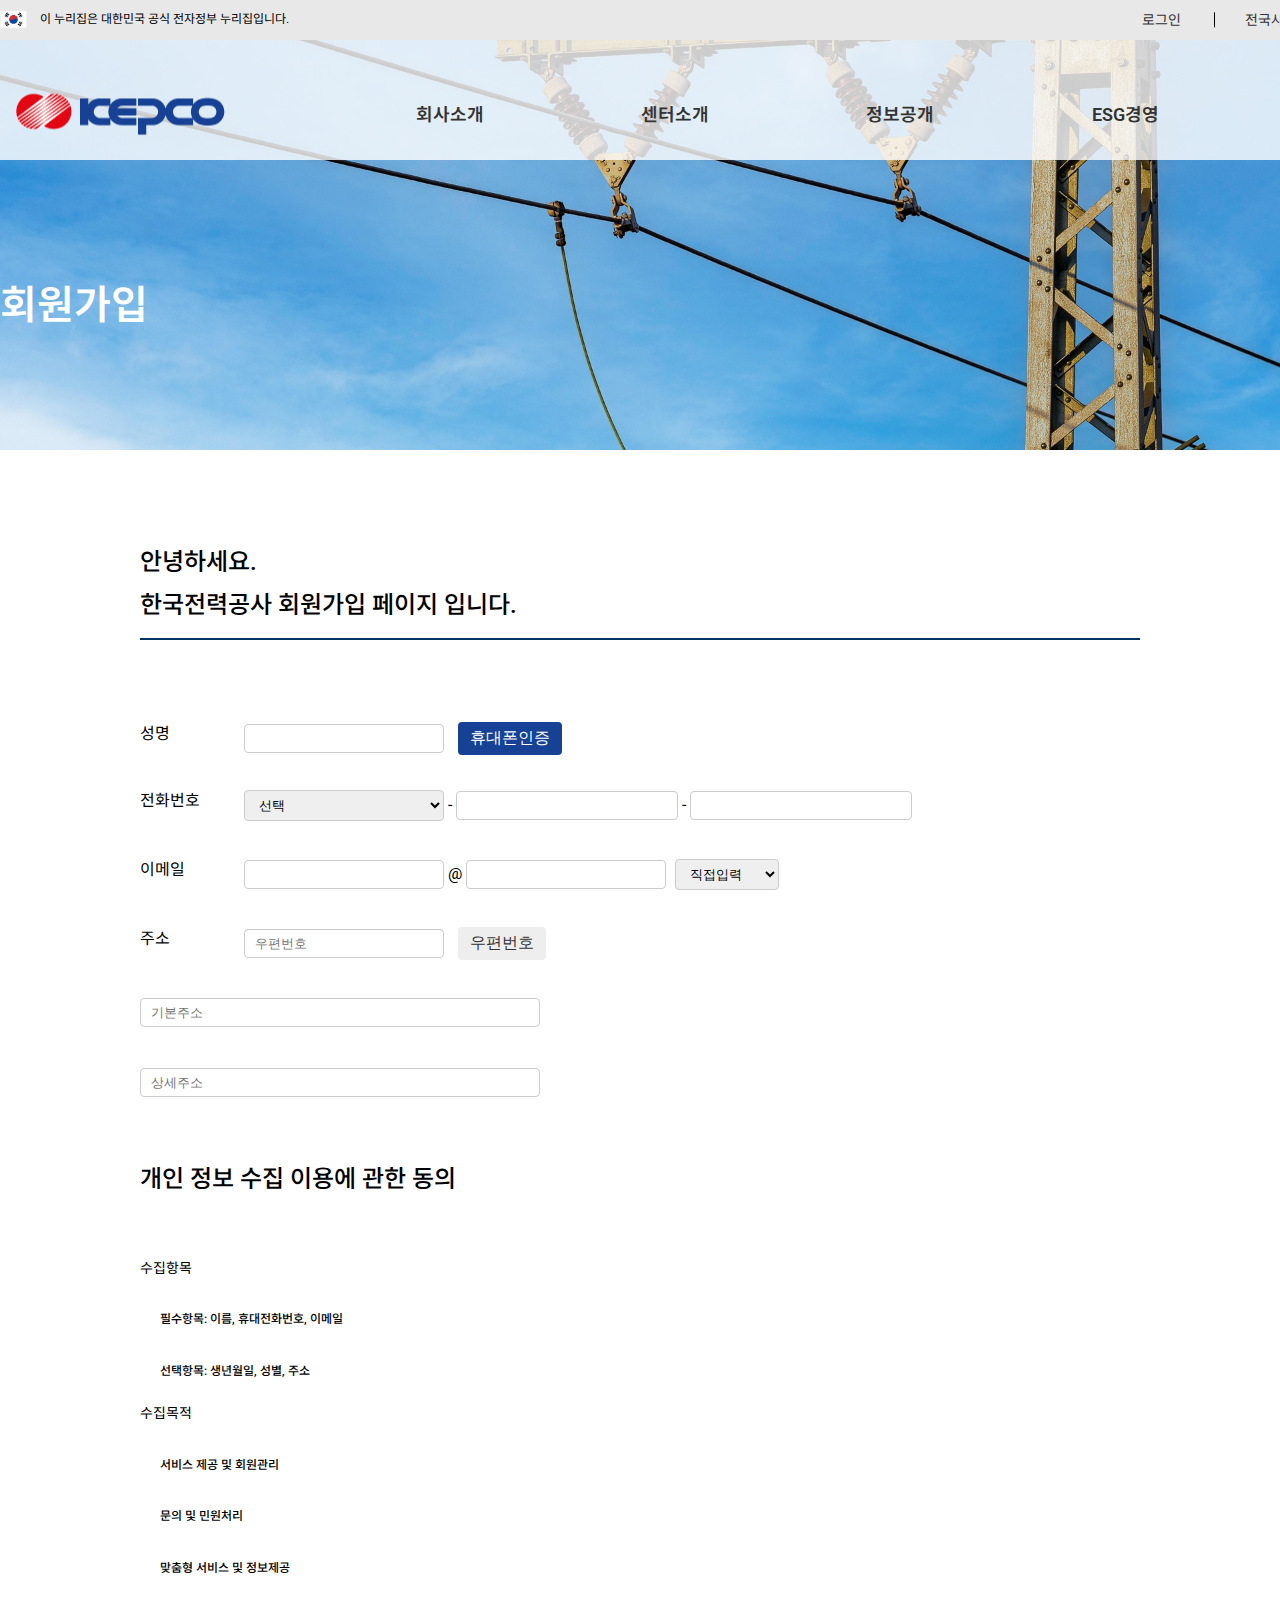
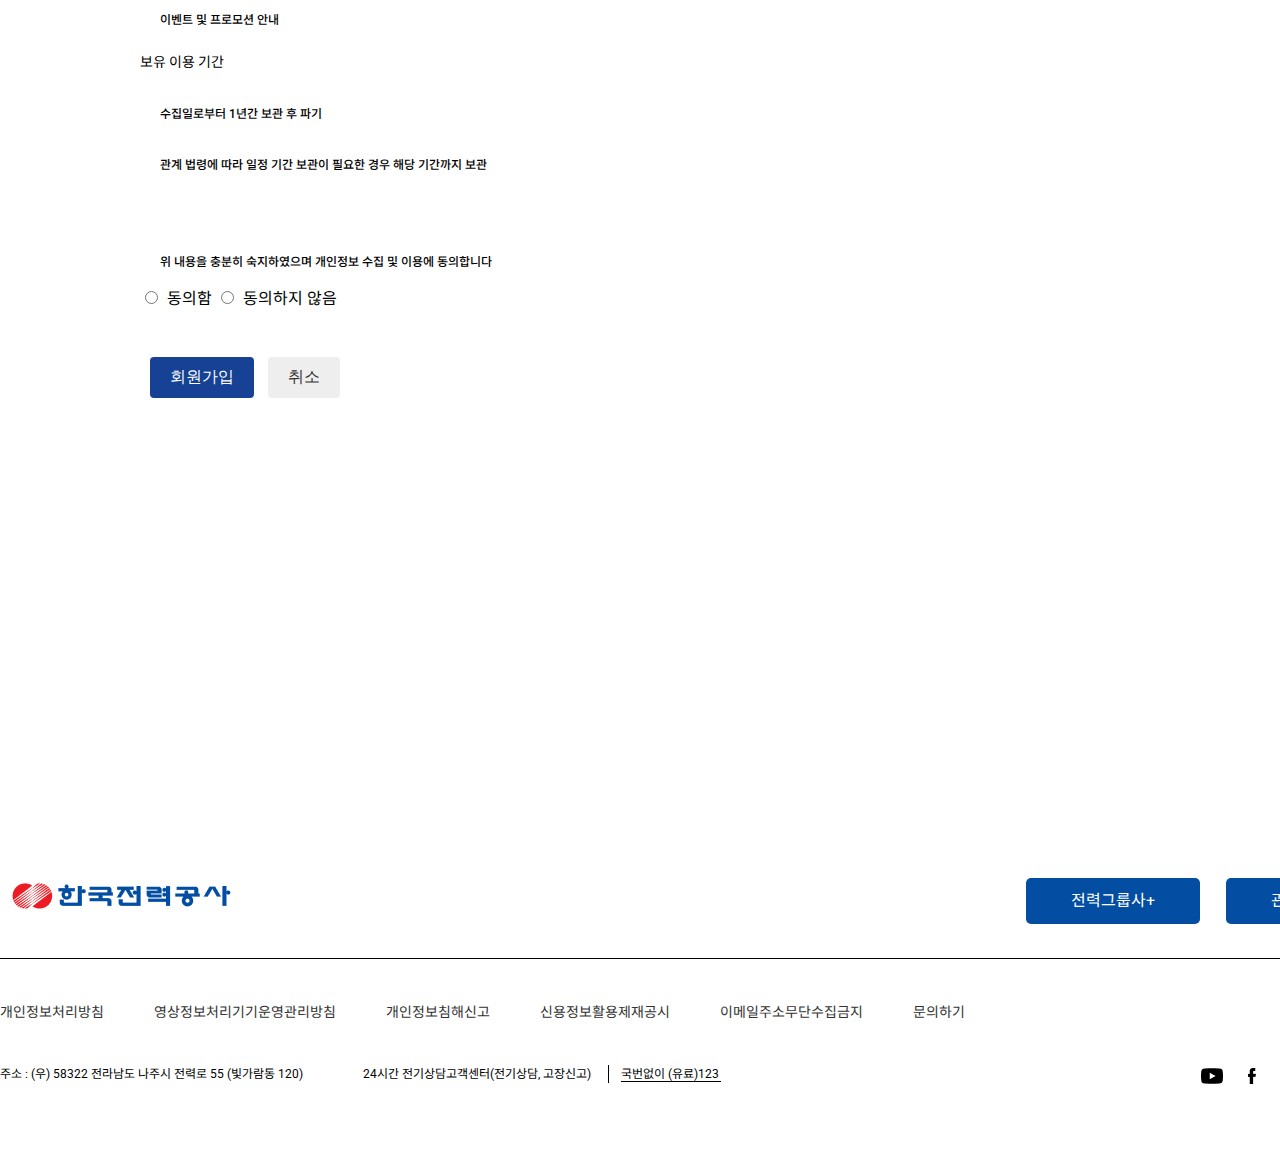
<file: sub_join.html>
<!DOCTYPE html>
<html lang="en">
<head>
    <meta charset="UTF-8">
    <title>Document</title>
    <link rel="stylesheet" href="css/reset.css">
    <link rel="stylesheet" href="css/common.css">
    <link rel="stylesheet" href="css/sub.css">
    <link rel="stylesheet" href="css/sub join.css">
</head>
<body>
    <p id="skipNav"><a href="#content">본문바로가기</a></p>

    <div id="wrap">
        <div class="util-wrap">
            <div class="inner">
                <p><span><img src="./img/Flag.png" alt="대한민국국기"></span>이 누리집은 대한민국 공식 전자정부 누리집입니다.</p>
                <ul class="util">
                    <li><a href="sub_login.html">로그인</a></li>
                    <li><a href="#">전국사업소</a></li>
                    <li><a href="#">언어</a></li>
                    <li>KOR</li>
                    <li>ENG</li>
                </ul>
        </div>
        </div>

        <header id="header">
            <div class="inner">
                <h1><a href="index.html"><img src="./img/kepco_logo.png" alt="한국전력공사"></a></h1>
                <nav class="nav">
                <ul class="gnb">
                    <li><a href="#">회사소개</a>
                        <ul>
                            <li><a href="sub1.html">한전소개</a></li>
                            <li><a href="#">CI · 마스코트</a></li>
                            <li><a href="#">미션 · 비전</a></li>
                            <li><a href="#">사업분야</a></li>
                        </ul>
                    </li>
                    <li><a href="#">센터소개</a>
                        <ul>
                            <li><a href="sub2-1.html">지식센터</a></li>
                            <li><a href="#">기업센터</a></li>
                            <li><a href="#">홍보센터</a></li>
                            <li><a href="sub2-2.html">민원센터</a></li>
                        </ul>
                    </li>
                    <li><a href="#">정보공개</a>
                        <ul>
                            <li><a href="#">정보공개제도</a></li>
                            <li><a href="sub3-1.html">사전정보공표</a></li>
                            <li><a href="#">공공데이터개방</a></li>
                            <li><a href="sub3-2.html">정보공개청구</a></li>
                            <li><a href="#">사업실명제</a></li>
                        </ul>
                    </li>
                    <li><a href="#">ESG경영</a>
                        <ul>
                            <li><a href="sub4-1.html">ESG 핵심 성과</a></li>
                            <li><a href="#">환경경영</a></li>
                            <li><a href="sub4-2.html">사회공헌</a></li>
                            <li><a href="#">지배구조</a></li>
                        </ul>
                    </li>
                    <li><a href="#">IR센터</a>
                        <ul>
                            <li><a href="sub5.html">IR정보</a></li>
                            <li><a href="#">재무정보</a></li>
                            <li><a href="#">주식정보</a></li>
                        </ul>
                    </li>
                </ul>
            </nav>
            </div>
            </div>
        </header>

        <section id="visual">
            <div class="inner">
                <h2>회원가입</h2>
            </div>
            </div>
        </section>

        <sub id="container" class="sub">
            <section id="content">
                <div class="con-box">
                    <div class="inner">
                            <br><br>
                        <h3>안녕하세요. <br>
                            한국전력공사 회원가입 페이지 입니다.</h3>
                            <br><br>
                            <form>
                                
                                <label>성명</label>
                                <input type="text" name="name">
                                <button type="button">휴대폰인증</button>
                                <br><br>
                              
                                <label>전화번호</label>
                                <select name="tel1">
                                  <option>선택</option>
                                  <option>010</option>
                                  <option>011</option>
                                  <option>016</option>
                                </select>
                                -
                                <input type="number" name="tel2">
                                -
                                <input type="number" name="tel3">
                        
                                <br><br>
                              
                                
                                <label>이메일</label>
                                <input type="text" name="email_id">
                                @
                                <input type="text" name="email_domain">
                                <select name="email_select">
                                  <option>직접입력</option>
                                  <option>gmail.com</option>
                                  <option>naver.com</option>
                                  <option>daum.net</option>
                                </select>
                                <br><br>
                              
                                <label>주소</label>
                                <input type="text" name="zipcode" placeholder="우편번호">
                                <button type="button">우편번호</button>
                                <br><br>
                                <input type="text" name="addr1" style="width:400px;" placeholder="기본주소">
                                <br><br>
                                <input type="text" name="addr2" style="width:400px;" placeholder="상세주소">
                              </form>
                              

                              <br><br>
                            <h3>개인 정보 수집 이용에 관한 동의</h3>
                                <br>
                            <ul>
                                <li>
                                    <strong>수집항목</strong>
                                    <p>필수항목: 이름, 휴대전화번호, 이메일</p>
                                    <p>선택항목: 생년월일, 성별, 주소 </p>
                                </li>
                                <li>
                                    <strong>수집목적</strong>
                                    <p>서비스 제공 및 회원관리</p>
                                    <p>문의 및 민원처리</p>
                                    <p>맞춤형 서비스 및 정보제공</p>
                                    <p>이벤트 및 프로모션 안내</p>
                                </li>
                                <li>
                                    <strong>보유 이용 기간</strong>
                                    <p>수집일로부터 1년간 보관 후 파기</p>
                                    <p>관계 법령에 따라 일정 기간 보관이 필요한 경우 해당 기간까지 보관</p>
                                </li>
                            </ul>
                            
                        <br>
                        <p>위 내용을 충분히 숙지하였으며 개인정보 수집 및 이용에 동의합니다</p>

                        <label>
                          <input type="radio" name="privacy_agree" value="yes" required>
                          동의함
                        </label>
                        
                        <label>
                          <input type="radio" name="privacy_agree" value="no">
                          동의하지 않음
                        </label>
                        <br><br>
                         <button type="button">회원가입</button>
                          <button type="button">취소</button>

                    </div>

                </div>
            </section>
        </sub>
        <footer id="footer">
            <div class="inner">
                <img src="./img/한국전력공사_logo.png" alt="한국전력공사">
                <div class="family0">
                    <p>전력그룹사+</p>
                        <ul>
                            <li><a href="">한국수력원자력(주)</a></li>
                            <li><a href="">한국남동발전(주)</a></li>
                            <li><a href="">한국중부발전(주)</a></li>
                            <li><a href="">한국서부발전(주)</a></li>
                            <li><a href="">한국남부발전(주)</a></li>
                            <li><a href="">한국동서발전(주)</a></li>
                            <li><a href="">한전KDN(주)</a></li>
                            <li><a href="">한국전력기술(주)</a></li>
                            <li><a href="">한전KPS(주)</a></li>
                            <li><a href="">한전원자력연료(주)</a></li>
                            <li><a href="">한전산업개발(주)</a></li>
                            <li><a href="">한전병원(주)</a></li>
                            <li><a href="">KINGS</a></li>
                        </ul>
                        
                    </div>
                    <div class="family1">
                        <p>관련사이트+</p>
                        <ul>
                            <li><a href="">전력연구원</a></li>
                            <li><a href="">경영연구원</a></li>
                            <li><a href="">인재개발원</a></li>
                            <li><a href="">한전아트센터</a></li>
                            <li><a href="">KEPCO스포츠단</a></li>
                            <li><a href="">전우회</a></li>
                            <li><a href="">에너지마켓플레이스</a></li>
                        </ul>
                    </div>
                <ul>
                    <li><a href="#">개인정보처리방침</a></li>
                    <li><a href="#">영상정보처리기기운영관리방침</a></li>
                    <li><a href="#">개인정보침해신고</a></li>
                    <li><a href="#">신용정보활용제재공시</a></li>
                    <li><a href="#">이메일주소무단수집금지</a></li>
                    <li><a href="#">문의하기</a></li>
                </ul>
                <ul>
                    <li>주소 : (우) 58322 전라남도 나주시 전력로 55 (빛가람동 120)</li>
                    <li>24시간 전기상담고객센터(전기상담, 고장신고)</li>
                    <li>국번없이 (유료)123</li>
                </ul>
                <div class="sns">
                    <ul>
                        <li><a href="#"><img src="./img/sns_Default-0.png" alt="youtube"></a></li>
                        <li><a href="#"><img src="./img/sns_Default-1.png" alt="facebook"></a></li>
                        <li><a href="#"><img src="./img/sns_Default-2.png" alt="x"></a></li>
                        <li><a href="#"><img src="./img/sns_Default-3.png" alt="band"></li>
                        <li><a href="#"><img src="./img/sns_Default-4.png" alt="instagram"></a></li>
                    </ul>
                </div>
            </div>
        </footer>

        <script src="./js/common.js"></script>
</body>
</html>
</file>
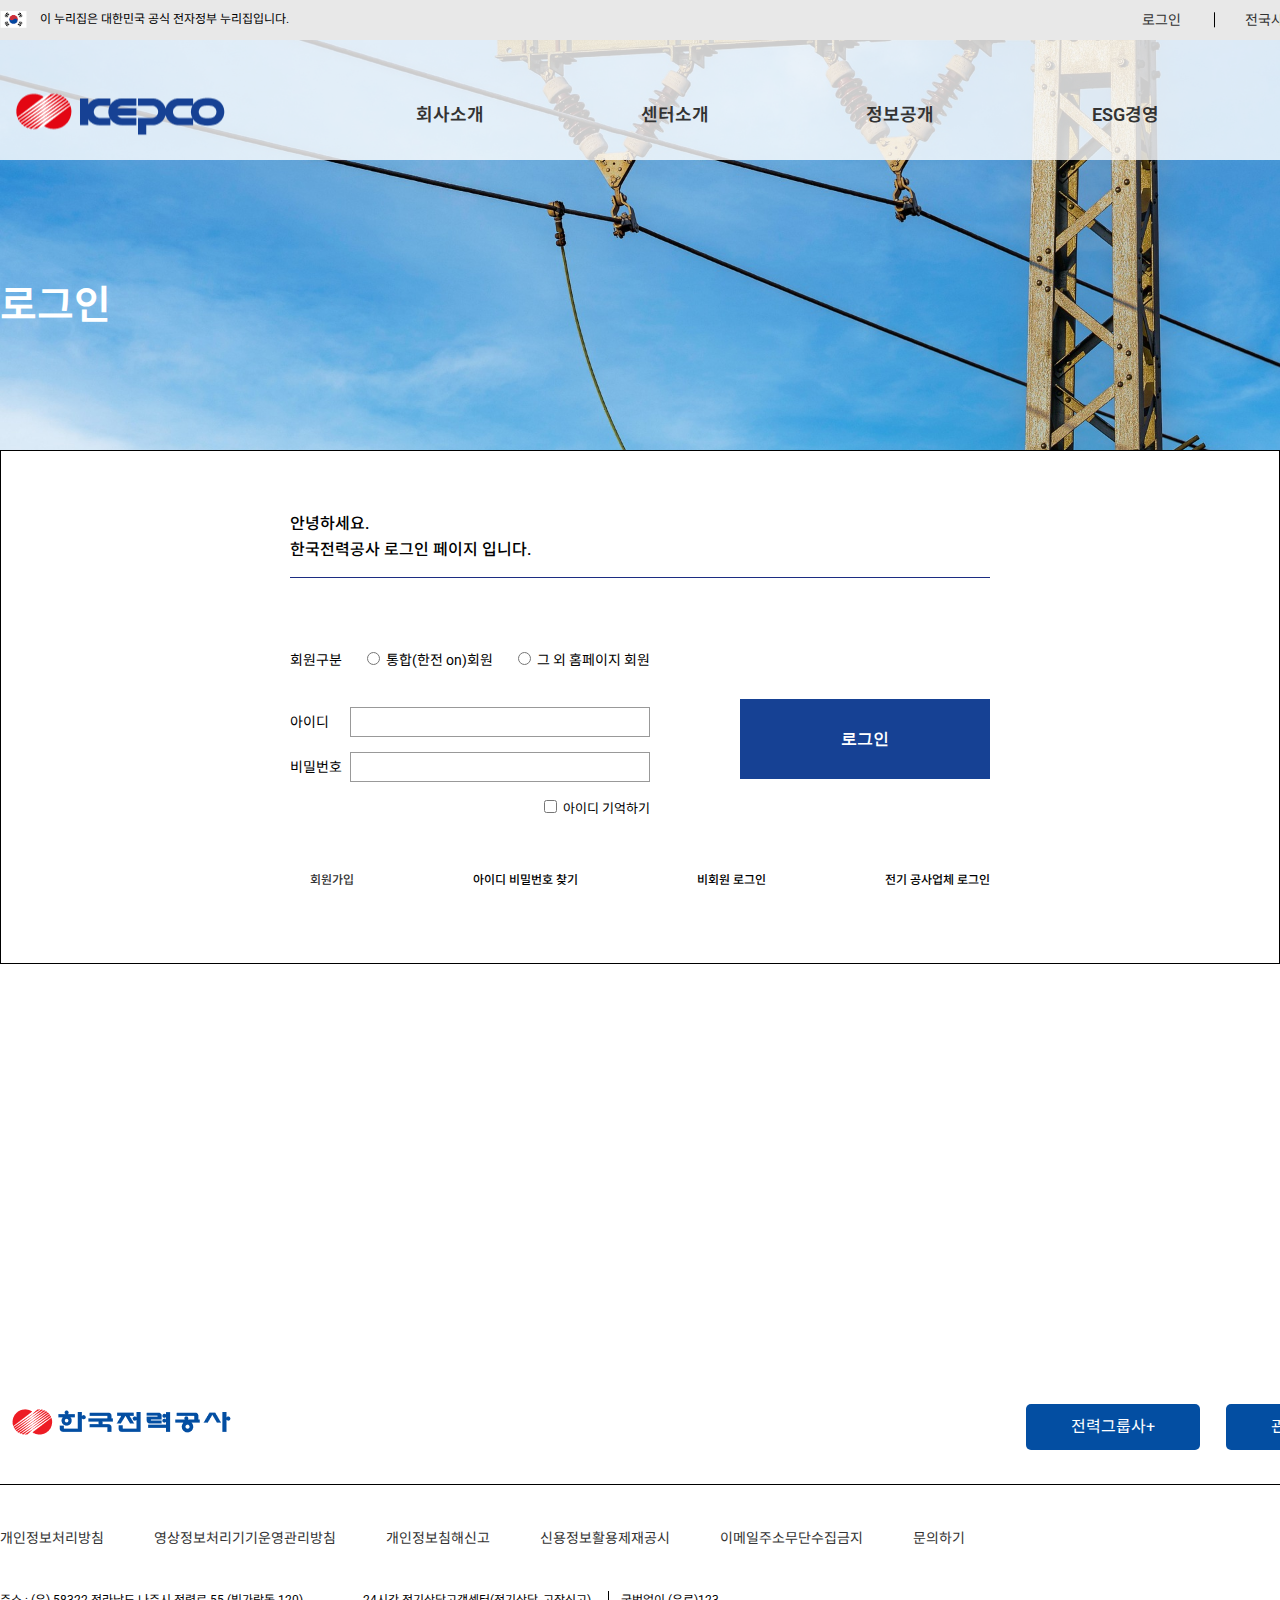
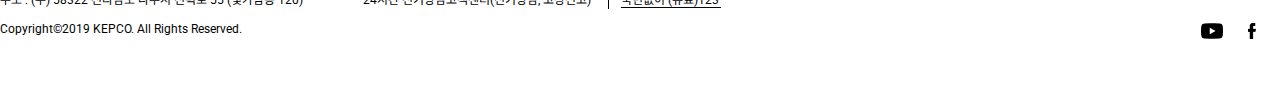
<file: sub_login.html>
<!DOCTYPE html>
<html lang="en">
<head>
    <meta charset="UTF-8">
    <title>Document</title>
    <link rel="stylesheet" href="css/reset.css">
    <link rel="stylesheet" href="css/common.css">
    <link rel="stylesheet" href="css/sub.css">
    <link rel="stylesheet" href="css/sub_login.css">
</head>
<body>
    <p id="skipNav"><a href="#content">본문바로가기</a></p>

    <div id="wrap">
        <div class="util-wrap">
            <div class="inner">
                <p><span><img src="./img/Flag.png" alt="대한민국국기"></span>이 누리집은 대한민국 공식 전자정부 누리집입니다.</p>
                <ul class="util">
                    <li><a href="sub_login.html">로그인</a></li>
                    <li><a href="#">전국사업소</a></li>
                    <li><a href="#">언어</a></li>
                    <li>KOR</li>
                    <li>ENG</li>
                </ul>
        </div>
        </div>

        <header id="header">
            <div class="inner">
                <h1><a href="index.html"><img src="./img/kepco_logo.png" alt="한국전력공사"></a></h1>
                <nav class="nav">
                <ul class="gnb">
                    <li><a href="#">회사소개</a>
                        <ul>
                            <li><a href="sub1.html">한전소개</a></li>
                            <li><a href="#">CI · 마스코트</a></li>
                            <li><a href="#">미션 · 비전</a></li>
                            <li><a href="#">사업분야</a></li>
                        </ul>
                    </li>
                    <li><a href="#">센터소개</a>
                        <ul>
                            <li><a href="sub2-1.html">지식센터</a></li>
                            <li><a href="#">기업센터</a></li>
                            <li><a href="#">홍보센터</a></li>
                            <li><a href="sub2-2.html">민원센터</a></li>
                        </ul>
                    </li>
                    <li><a href="#">정보공개</a>
                        <ul>
                            <li><a href="#">정보공개제도</a></li>
                            <li><a href="sub3-1.html">사전정보공표</a></li>
                            <li><a href="#">공공데이터개방</a></li>
                            <li><a href="sub3-2.html">정보공개청구</a></li>
                            <li><a href="#">사업실명제</a></li>
                        </ul>
                    </li>
                    <li><a href="#">ESG경영</a>
                        <ul>
                            <li><a href="sub4-1.html">ESG 핵심 성과</a></li>
                            <li><a href="#">환경경영</a></li>
                            <li><a href="sub4-2.html">사회공헌</a></li>
                            <li><a href="#">지배구조</a></li>
                        </ul>
                    </li>
                    <li><a href="#">IR센터</a>
                        <ul>
                            <li><a href="sub5.html">IR정보</a></li>
                            <li><a href="#">재무정보</a></li>
                            <li><a href="#">주식정보</a></li>
                        </ul>
                    </li>
                </ul>
            </nav>
            </div>
            </div>
        </header>

        <section id="visual">
            <div class="inner">
                <h2>로그인</h2>
            </div>
            </div>
        </section>

        <sub id="container" class="sub">
            <section id="content">
                <div class="con-box">
                    <div class="inner">
                        
                        <h3>안녕하세요. <br>
                            한국전력공사 로그인 페이지 입니다.</h3>
                            <br><br>

                           <form>
                        <div class="form-left">
                            <div class="member-type">
                            <span>회원구분</span>
                            <label><input type="radio" name="member" value="1"> 통합(한전 on)회원</label>
                            <label><input type="radio" name="member" value="2"> 그 외 홈페이지 회원</label>
                            </div>

                            <div class="form-group">
                            <label for="user_id">아이디</label>
                            <input type="text" id="user_id" name="ID">
                            </div>

                            <div class="form-group">
                            <label for="user_pw">비밀번호</label>
                            <input type="password" id="user_pw" name="passW">
                            </div>

                            <label class="remember">
                            <input type="checkbox" name="remember"> 아이디 기억하기
                            </label>
                        </div>

                        <div class="form-right">
                            <button type="button">로그인</button>
                        </div>
                        </form>

                        <div class="links">
                        <p><a href="sub_join.html">회원가입</a></p>
                        <p>아이디 비밀번호 찾기</p>
                        <p>비회원 로그인</p>
                        <p>전기 공사업체 로그인</p>
                        </div>
                    </div>

                </div>
            </section>
        </sub>
        <footer id="footer">
            <div class="inner">
                <img src="./img/한국전력공사_logo.png" alt="한국전력공사">
                <div class="family0">
                    <p>전력그룹사+</p>
                        <ul>
                            <li><a href="">한국수력원자력(주)</a></li>
                            <li><a href="">한국남동발전(주)</a></li>
                            <li><a href="">한국중부발전(주)</a></li>
                            <li><a href="">한국서부발전(주)</a></li>
                            <li><a href="">한국남부발전(주)</a></li>
                            <li><a href="">한국동서발전(주)</a></li>
                            <li><a href="">한전KDN(주)</a></li>
                            <li><a href="">한국전력기술(주)</a></li>
                            <li><a href="">한전KPS(주)</a></li>
                            <li><a href="">한전원자력연료(주)</a></li>
                            <li><a href="">한전산업개발(주)</a></li>
                            <li><a href="">한전병원(주)</a></li>
                            <li><a href="">KINGS</a></li>
                        </ul>
                        
                    </div>
                    <div class="family1">
                        <p>관련사이트+</p>
                        <ul>
                            <li><a href="">전력연구원</a></li>
                            <li><a href="">경영연구원</a></li>
                            <li><a href="">인재개발원</a></li>
                            <li><a href="">한전아트센터</a></li>
                            <li><a href="">KEPCO스포츠단</a></li>
                            <li><a href="">전우회</a></li>
                            <li><a href="">에너지마켓플레이스</a></li>
                        </ul>
                    </div>
                <ul>
                    <li><a href="#">개인정보처리방침</a></li>
                    <li><a href="#">영상정보처리기기운영관리방침</a></li>
                    <li><a href="#">개인정보침해신고</a></li>
                    <li><a href="#">신용정보활용제재공시</a></li>
                    <li><a href="#">이메일주소무단수집금지</a></li>
                    <li><a href="#">문의하기</a></li>
                </ul>
                <ul>
                    <li>주소 : (우) 58322 전라남도 나주시 전력로 55 (빛가람동 120)</li>
                    <li>24시간 전기상담고객센터(전기상담, 고장신고)</li>
                    <li>국번없이 (유료)123</li>
                </ul>
                <p>Copyright&copy;2019 KEPCO. All Rights Reserved.</p>
<div class="sns">
                    <ul>
                        <li><a href="#"><img src="./img/sns_Default-0.png" alt="youtube"></a></li>
                        <li><a href="#"><img src="./img/sns_Default-1.png" alt="facebook"></a></li>
                        <li><a href="#"><img src="./img/sns_Default-2.png" alt="x"></a></li>
                        <li><a href="#"><img src="./img/sns_Default-3.png" alt="band"></li>
                        <li><a href="#"><img src="./img/sns_Default-4.png" alt="instagram"></a></li>
                    </ul>
                </div>            </div>
        </footer>

        <script src="./js/common.js"></script>
</body>
</html>
</file>
<file: css/common.css>
/* 공통 */
#wrap {
    width: 100%;
    min-width: 1600px;
}
#header,
#visual,
#container,
#content,
#footer {
    width: 100%;
}
.inner {
    width: 1400px;
    margin: auto;
}

#wrap .util-wrap {
    background-color: #e8e8e8;
    width: 100%;
    height: 40px;
    position: absolute;
    z-index: 100;
}
#wrap .util-wrap .inner {
    width: 1400px;
    margin: auto;
    display: flex;
    height: 40px;
    position: relative;
}
#wrap .util-wrap .inner .util {
    position: absolute;
    right: 0;
    display: flex;
    top: 50%;
    transform: translateY(-50%);
}
#wrap .util-wrap .inner .util li {
    margin-right: 64px;
    font-size: 14px;
    display: flex;
    position: relative;
}
#wrap .util-wrap .inner .util li:nth-child(3) {
    margin-right: 0;
}
#wrap .util-wrap .inner .util li:nth-child(4) {
    content: "KOR";
    position: absolute;
    right: -110px;
    border:1px solid #000;
    cursor: pointer;
    display: none;
}
#wrap .util-wrap .inner .util li:nth-child(5) {
    content: "ENG";
    position: absolute;
    right: -141px;
    border:1px solid #000;
    cursor: pointer;
    display: none;
}
#wrap .util-wrap .inner .util li a::after {
    content: '';
    display: block;
    background-color: #000;
    width: 1px;
    height: 15px;
    position: absolute;
    right: -34px;
    top: 50%;
    transform: translateY(-50%);
}
#wrap .util-wrap .inner .util li:nth-child(3) a::after {
    margin-right: 0;
    display: none;
}
#wrap .util-wrap .inner p {
    position: absolute;
    left: 40px;
    top: 50%;
    transform: translateY(-50%);
    font-size: 12px;
}
#wrap .util-wrap .inner p span {
    position: absolute;
    top: -3px;
    left: -45px;
}
#wrap .util-wrap .inner p span img {
    transform: scale(0.7);
}

#header {
    margin-top: 40px;
    height: 120px;
    /* height: 420px; */
    background-color: rgba(255, 255, 255, 0.8);
    /* background-color: rgba(255, 255, 255, 0.3); */
    position: absolute;
    overflow: hidden;
    z-index: 10;
    /* position: relative; */
}
#header .inner {
    height: 120px;
    margin: auto;
    position: relative;
}
#header .inner h1 {
    position: absolute;
    left: 0;
    top: 50%;
    transform: translateY(-35%);
}
#header .inner h1 img {
}
#header .inner .nav {
}
#header .inner .nav .gnb {
    display: flex;
    position: absolute;
    right: 0;
    top: 50%;
    transform: translateY(-50%);
}
#header .inner .nav .gnb > li {
    margin-left: 125px;
    width: 100px;
    /* height: 420px; */
    padding-top: 30px;
    position: relative;
    text-align: center;
    cursor: pointer;
}
#header .inner .nav .gnb > li > a {
    /* color: #fff; */
    font-size: 18px;
    font-weight: 600;
}
#header .inner .nav .gnb > li:first-child {
    margin-left: 0;
}
#header .inner .nav .gnb > li:hover > a {
    color: #034ea2;
    /* font-size: 20px; */
    transition: 0.1s;
}
#header .inner .nav .gnb > li::before {
    content: '';
    background: rgba(44, 67, 131, 0.205);
    /* width: 225px; */
    width: 0;
    height: 500px;
    /* height: 0; */
    display: block;
    position: absolute;
    top: -40px;
    left: 50%;
    transform: translateX(-50%);
    z-index: -20;
    transition: 0.5s;
}
#header .inner .nav .gnb > li:hover::before {
    width: 250px;
    /* height: 500px; */
}
#header .inner .nav .gnb > li::after {
    content: '';
    background: #dcdcdc;
    width: 12px;
    height: 12px;
    /* width: 80px;
    width: 0;
    height: 6px; */
    display: block;
    border-radius: 50%;
    position: absolute;
    top: 0px;
    left: 50%;
    transform: translateX(-50%);
    z-index: -10;
    display: none;
}
/* #header .inner .nav .gnb > li::after{
    content: "";
    background: #dcdcdc;
    width: 10px;
    height: 10px;
    display: block;
    border-radius: 50%;
    position: absolute;
    top: 0px;
    left: 50%;
    transform: translateX(-50%);
} */
#header .inner .nav .gnb > li:hover::after {
    display: block;
    /* background: rgb(255, 230, 0); */
    background: #fff;
    /* width: 80px; */
    transition: 0.5s ease-in;
    filter: blur(3px);
}

#header .inner .nav .gnb > li.on::after {
    background: #fff;
    /* background: rgb(255, 230, 0); */
}
#header .inner .nav .gnb > li.on > a {
    color: #034ea2;
    /* font-size: 20px; */
}

#header .inner .nav .gnb > li ul {
    position: absolute;
    top: 100px;
    width: 100px;
    left: 0px;
}
#header .inner .nav .gnb li > ul li {
    text-align: center;
    margin-bottom: 30px;
    position: relative;
}
#header .inner .nav .gnb li > ul li:hover::after {
    /* content: "";
    background: #000;
    width: 90px;
    height: 1px;
    display: block;
    position: absolute;
    bottom: 0px;
    left: 50%;
    transform: translateX(-50%); */
}
#header .inner .nav .gnb li > ul li a {
    font-size: 15px;
    font-weight: 400;
    /* color: #fff; */
}
#header .inner .nav .gnb li > ul li:hover a {
    font-weight: 600;
}

#visual {
    height: 1024px;
    background-image: url(../img/26.jpg);
    background-position: 0 -111px;
    background-repeat: no-repeat;
    background-size: cover;
}
#visual .inner {
    width: 100%;
}
#visual .inner h2 {
    padding-top: 420px;
    padding-right: 80px;
    color: #fff;
    text-align: right;
    font-size: 36px;
    font-weight: 500;
}
#visual .inner h2 span {
    font-weight: 800;
    font-size: 128px;
}

#footer {
    margin-top: 400px;
    height: 325px;
    background-color: #fff;
}
#footer .inner {
    box-sizing: border-box;
    padding-top: 120px;
    position: relative;
}
#footer .inner img {
    position: absolute;
    top: 30px;
}

#footer .inner .family0 {
    position: absolute;
    right: 200px;
    top: 40px;
}
#footer .inner .family0 p,
#footer .inner .family1 p {
    padding: 10px 45px;
    color: #fff;
    background-color: #034ea2;
    border-radius: 5px;
    cursor: pointer;
}
#footer .inner .family0 > ul {
    position: absolute;
    bottom: 40px;
    width: 171px;
    height: 0;
    /* height: 470px; */
    overflow: hidden;
    background-color: #fff;
    border: 1px solid #034ea2;
    text-align: center;
    border-radius: 5px 5px 0px 0px;
    transition: 0.5s;
}
#footer .inner .family0 > ul li,
#footer .inner .family1 > ul li {
    margin: 10px 0;
}
#footer .inner .family0 > ul li a,
#footer .inner .family1 > ul li a {
    position: relative;
}
#footer .inner .family0 > ul li a:hover::after,
#footer .inner .family1 > ul li a:hover::after {
    content: '';
    display: block;
    width: 100%;
    height: 1px;
    background: #000;
    position: absolute;
    left: 50%;
    transform: translateX(-50%);
    bottom: 2px;
}

#footer .inner .family1 {
    position: absolute;
    right: 0;
    top: 40px;
}

#footer .inner .family1 > ul {
    position: absolute;
    bottom: 40px;
    width: 171px;
    /* height: 258px; */
    height: 0;
    overflow: hidden;
    background-color: #fff;
    border: 1px solid #034ea2;
    text-align: center;
    border-radius: 5px 5px 0px 0px;
    transition: 0.5s;
}
#footer .inner .family1 > ul li a {
}

#footer .inner .family1.on > ul {
    height: 258px;
    transition: 0.5s;
}
#footer .inner .family0.on > ul {
    height: 470px;
    transition: 0.5s;
}

#footer .inner > ul {
    display: flex;
}
#footer .inner > ul:nth-of-type(1) {
    padding-top: 40px;
    border-top: 1px solid #000;
    padding-bottom: 40px;
}
#footer .inner > ul:nth-of-type(1) > li {
}
#footer .inner > ul:nth-of-type(1) > li > a {
    margin-right: 50px;
    font-size: 14px;
}
#footer .inner > ul:nth-of-type(2) {
    margin-bottom: 10px;
}
#footer .inner > ul:nth-of-type(2) > li {
    margin-right: 60px;
    font-size: 12px;
}
#footer .inner > ul:nth-of-type(2) > li:nth-child(2) {
    margin-right: 30px;
    position: relative;
}
#footer .inner > ul:nth-of-type(2) > li:nth-child(2)::after {
    content: '';
    display: block;
    width: 1px;
    height: 18px;
    background-color: #000;
    position: absolute;
    right: -18px;
    top: 50%;
    transform: translateY(-50%);
}
#footer .inner > ul:nth-of-type(2) > li:nth-child(3) {
    position: relative;
}
#footer .inner > ul:nth-of-type(2) > li:nth-child(3)::after {
    content: '';
    display: block;
    width: 100px;
    height: 1px;
    background-color: #000;
    position: absolute;
    bottom: 2px;
}
#footer .inner > p {
    font-size: 12px;
}
#footer .inner .sns {
    position: absolute;
    right: 0;
    bottom: 50px;
}
#footer .inner .sns ul {
    display: flex;
}
#footer .inner .sns ul li {
    margin-right: 40px;
}
</file>
<file: css/sub.css>
#visual {
    width: 100%;
    height: 450px;
    /* background: pink; */
}
#visual .inner {
    width: 1400px;
    position: relative;
}
#visual .inner h2 {
    position: absolute;
    top: -150px;
    line-height: 180%;
    font-size: 40px;
    font-weight: 600;
}
#visual .inner .guide {
    position: absolute;
    top: 370px;
    width: 100%;
    height: 80px;
    display: flex;
}
#visual .inner .guide ul {
    width: 1400px;
    height: 80px;
    background: #164194;
    border-radius: 10px 10px 0px 0px;
    padding: 18.5px 50px;
    box-sizing: border-box;
    display: flex;
    flex-direction: row;
}
#vsual .inner .guide ul {
    display: flex;
    flex-direction: row;
}
#vsual .inner .guide ul li {
}
#visual .inner .guide ul li a {
    color: #fff;
    font-size: 24px;
    font-weight: 600;
    line-height: 180%;
    margin-right: 100px;
}
#visual .inner .guide .share {
    display: flex;
    position: absolute;
    right: 50px;
    top: 50%;
    transform: translateY(-50%);
}
#visual .inner .guide .share a {
    margin-left: 60px;
}

.sub1 .con-box {
}
.sub1 .con-box .inner {
}
.sub1 .con-box .inner p {
    margin-top: 30px;
    margin-left: 20px;
    font-size: 12px;
    font-weight: 500;
    line-height: 180%;
    margin-bottom: 12px;
}
.sub1 .con-box .inner h3 {
    margin-left: 20px;
    font-size: 32px;
    font-weight: 600;
    line-height: 180%;
}

.sub3 .con-box .inner {
}
.sub3 .con-box .inner p {
    margin-top: 30px;
    margin-left: 20px;
    font-size: 12px;
    font-weight: 500;
    line-height: 180%;
    margin-bottom: 12px;
}
.sub3 .con-box .inner h3 {
    margin-left: 20px;
    font-size: 32px;
    font-weight: 600;
    line-height: 180%;
}
.sub5 .con-box .inner {
}
.sub5 .con-box .inner p {
    margin-top: 30px;
    margin-left: 20px;
    font-size: 12px;
    font-weight: 500;
    line-height: 180%;
    margin-bottom: 12px;
}
.sub5 .con-box .inner h3 {
    margin-left: 20px;
    font-size: 32px;
    font-weight: 600;
    line-height: 180%;
}
</file>
<file: css/sub1.css>
#visual{
    background-image: url(../img/pexels-goumbik-296234.jpg);
    background-repeat: no-repeat;
    background-position: 0 70%;
    background-size: cover;

}

.sub1 .box {
    position: relative;
    width: 1400px;
    margin: auto;
    margin: 100px 0 200px 0;
    padding-left: 262px;
}
.sub1 img {
    position: absolute;
    right: -84px;
    height: 440px;
    display: block;
    border-radius: 20px;
    transform: scale(0.8);
}
.sub1 .text_1 {
    position: relative;
}
.sub1 .text_1 h4 {
    display: block;
    text-align: center;
    position: absolute;
    right: 320px;
    top: 170px;
    font-size: 26px;
    font-weight: 600;
    line-height: 50px;
}
.sub1 h4 span {
    display: inline-block;
    color: #da3832;
}
.sub1 .text_2 {
    width: 620px;
}
.sub1 p {
    margin-bottom: 24px;
    font-size: 16px;
    line-height: 1.7;
    word-break: keep-all;
}
.sub1 p:last-child {
    margin-bottom: 0;
}
.sub1 strong {
    display: block;
    font-size: 16px;
    font-weight: 500;
    margin-top: 20px;
}
.sub1 strong span {
    font-size: 20px;
    font-weight: 800;
}
</file>
<file: css/sub4-1.css>
#visual{
    background-image: url(../img/pexels-pixabay-268533.jpg);
    background-size: cover;
    background-position: 0 55%;
}

.sub .con-box .inner p {
    margin-top: 30px;
    margin-left: 20px;
    font-size: 12px;
    font-weight: 500;
    line-height: 180%;
    margin-bottom: 12px;
}
.sub .con-box .inner h3 {
    margin-left: 20px;
    font-size: 32px;
    font-weight: 600;
    line-height: 180%;
}

/*  */
#esg-box {
    padding: 40px 0;
    background-color: #fff;
    border-radius: 16px;
}

#esg-box .inner {
    max-width: 1400px;
    margin: 0 auto;
    /* padding: 0 20px;  */
    box-sizing: border-box;
}

.esg-list {
    display: flex;
    flex-direction: column;
    gap: 32px;
    /* padding: 0 40px; */
    padding-bottom: 50px;
}

.esg-item {
    display: flex;
    align-items: center;
    padding: 28px;
    border: 1px solid #164194;
    border-radius: 12px;
    background-color: #fff;
    box-shadow: 0 4px 16px rgba(0, 0, 0, 0.04);
}

.esg-item .icon {
    flex-shrink: 0;
    width: 196px;
    height: 196px;
    margin-right: 50px;

    display: flex;
    align-items: center;
    justify-content: center;

    background-color: #164194;
    border-radius: 50%;
}

.esg-list li:nth-child(1) .icon {
    background-color: #f0f3f9;
}
.esg-list li:nth-child(3) .icon {
    background-color: #f0f3f9;
}
.esg-list li:nth-child(5) .icon {
    background-color: #f0f3f9;
}

.esg-item .icon img {
    width: 108px;
    height: 108px;
    object-fit: contain;
}

.esg-item .text-box {
    flex: 1;
}

.esg-title {
    font-size: 24px;
    font-weight: 700;
    color: #164194;
    margin-bottom: 12px;
    line-height: 1.5;
}

.esg-desc {
    font-size: 18px;
    color: #444;
    line-height: 1.7;
}
</file>
<file: css/sub4-2.css>
#visual{
    background-image: url(../img/pexels-pixabay-268533.jpg);
    background-size: cover;
    background-position: 0 55%;
}


.sub .con-box {
}
.sub .con-box .inner {
    position: relative;
}
.sub .con-box .inner > p {
    margin-top: 30px;
    margin-left: 20px;
    font-size: 12px;
    font-weight: 500;
    line-height: 180%;
    margin-bottom: 12px;
}
.sub .con-box .inner h3 {
    margin-left: 20px;
    font-size: 32px;
    font-weight: 600;
    line-height: 180%;
}
.sub .con-box .inner > p:nth-of-type(2) {
    font-size: 24px;
    font-weight: 600;
}
.sub .con-box .inner::after {
    content: '';
    display: block;
    width: 1400px;
    height: 1px;
    background: #000;
    position: absolute;
    top: 270px;
}
.sub .con-box .inner .gallery {
    display: flex;
    position: relative;
}
.sub .con-box .inner .gallery .left {
}
.sub .con-box .inner .gallery .left .title {
    font-size: 32px;
    font-weight: 600;
    margin-top: 100px;
    color: #164194;
    margin-bottom: 50px;
}
.sub .con-box .inner .gallery .left img {
    margin-bottom: 50px;
    width: 1150px;
}
.sub .con-box .inner .gallery .left p {
    width: 1150px;
    margin-bottom: 180px;
    font-size: 20px;
    line-height: 200%;
}

.sub .con-box .inner .gallery .right {
    position: absolute;
    right: 0;
    top: 210px;
}
.sub .con-box .inner .gallery .right ul {
    position: relative;
}
.sub .con-box .inner .gallery .right ul::after {
    content: '';
    display: block;
    width: 3px;
    height: 240px;
    background: #164194;
    position: absolute;
    left: -36px;
    top: 50%;
    transform: translateY(-50%);
    z-index: -10;
}
.sub .con-box .inner .gallery .right ul li {
    cursor: pointer;
    margin-bottom: 30px;
    font-size: 18px;
    position: relative;
}
.sub .con-box .inner .gallery .right ul li.on {
    color: #164194;
    font-weight: 500;
}
.sub .con-box .inner .gallery .right ul li::after {
    content: '';
    display: block;
    width: 15px;
    height: 15px;
    border: 3px solid #164194;
    background: #fff;
    border-radius: 50%;
    position: absolute;
    left: -45px;
    top: 50%;
    transform: translateY(-50%);
}
.sub .con-box .inner .gallery .right ul li.on::after {
    content: '';
    display: block;
    width: 15px;
    height: 15px;
    background: #164194;
    border-radius: 50%;
}
</file>
<file: css/sub5.css>
#visual{
    background-image: url(../img/32.jpeg);
    background-size: cover;
    background-position: 0 50%;
}

.sub .con-box .inner p {
    margin-top: 30px;
    margin-left: 20px;
    font-size: 12px;
    font-weight: 500;
    line-height: 180%;
    margin-bottom: 12px;
}
.sub .con-box .inner h3 {
    margin-left: 20px;
    font-size: 32px;
    font-weight: 600;
    line-height: 180%;
}

#ir-box .inner {
    display: flex;
    align-items: center;
    flex-direction: column;
}

#ir-box .search-bar {
    display: flex;
    width: 1000px;
    height: 100px;
    background-color: #164194;
    border-radius: 10px;
    justify-content: center;
    align-items: center;
    gap: 30px;
    margin: 60px 0;
}

#ir-box .search-bar span {
    color: white;
    font-size: 22px;
    margin-right: 10px;
}
#ir-box .search-bar img {
    width: 22px;
    height: 22px;
}

#ir-box .search-bar input {
    width: 600px;
    height: 40px;
    padding: 0 10px;
    font-size: 16px;
    border: 1px solid #ccc;
}
#ir-box .search-bar button {
    background: #164194;
    padding: 10px;
    border: none;
    cursor: pointer;
}

.ir-table {
    width: 100%;
    border-collapse: collapse;
    margin-bottom: 100px;
    text-align: center;
    font-size: 16px;
}
.ir-table thead th {
    background: #f0f3f9;
    font-weight: 700;
    color: #333;
    height: 40px;
    border-top: 2px solid #164194;
    border-bottom: none;
    text-align: center;
    vertical-align: middle;
}

.ir-table tr {
    border-bottom: 1px solid #ccc;
    text-align: center;
    align-items: center;
    justify-content: center;
}

.ir-table td {
    vertical-align: middle;
    padding: 30px 0;
}
.ir-table th {
    background: #f0f3f9;
    font-weight: 700;
    color: #333;
}

/*  */

.pagination {
    display: flex;
    justify-content: center;
    gap: 8px;
    margin-bottom: 60px;
}

.pagination a {
    display: inline-block;
    padding: 6px 12px;
    border: 1px solid #ccc;
    text-decoration: none;
    color: #333;
}

.pagination a.on {
    border-color: #164194;
    color: #164194;
    font-weight: bold;
}
</file>
<file: css/sub join.css>
#visual{
    background-image: url(../img/bg23.jpg);
}
.sub .con-box {
}
.sub .con-box .inner {
}
.sub .con-box .inner p {
    margin-top: 30px;
    margin-left: 20px;
    font-size: 12px;
    font-weight: 500;
    line-height: 180%;
    margin-bottom: 12px;
}
.sub .con-box .inner h3 {
    font-size: 32px;
    font-weight: 600;
    line-height: 180%;
}

/* ------추가------- */

#content .inner {
    margin: 0 auto;
    padding: 40px 20px;
    width: 1000px;
}

#content h3 {
    font-size: 24px;
    font-weight: 500;
    margin-bottom: 30px;
}
#content h3:first-of-type {
    border-bottom: 2px solid #003366;
    padding-bottom: 10px;
}

form label {
    display: inline-block;
    width: 100px;
    margin-bottom: 10px;
    font-weight: 400;
    vertical-align: middle;
}

form input[type='text'],
form input[type='number'],
form select {
    width: 200px;
    padding: 6px 10px;
    border: 1px solid #ccc;
    border-radius: 4px;

    margin-bottom: 10px;
}

form select[name='email_select'] {
    width: auto;
    margin-left: 5px;
}

button {
    padding: 6px 12px;
    background-color: #003366;
    color: #fff;
    border: none;
    border-radius: 4px;
    font-size: 14px;
    cursor: pointer;
}

form input[name='addr1'],
form input[name='addr2'] {
    width: 100%;
    max-width: 400px;
    margin-top: 5px;
}

#content ul li {
    margin-bottom: 20px;
}

#content ul li strong {
    display: block;
    font-size: 14px;
}

input[type='radio'] {
    margin-right: 5px;
}

form + p + label {
    display: inline-block;
}

form ~ button[type='submit'],
form ~ button[type='button'] {
    margin-top: 20px;
    padding: 10px 20px;
    font-size: 16px;
}

button[type='submit'] {
    background-color: #164194;
    color: white;
}

button[type='button']:not(:first-of-type) {
    background-color: #eee;
    color: #333;
}

button {
    margin-left: 10px;
    padding: 6px 12px;
    background-color: #164194;
    color: #fff;
    border: none;
    border-radius: 4px;
    font-size: 16px;
    cursor: pointer;
    transition: background-color 0.3s ease;
}

button:hover {
    background-color: #0055aa;
}
</file>
<file: css/sub_login.css>
#visual{
    background-image: url(../img/bg23.jpg);
}

.sub .con-box {
}
.sub .con-box .inner {
}
.sub .con-box .inner p {
    margin-top: 30px;
    margin-left: 20px;
    font-size: 12px;
    font-weight: 500;
    line-height: 180%;
    margin-bottom: 12px;
}
.sub .con-box .inner h3 {
    font-size: 32px;
    font-weight: 600;
    line-height: 180%;
}

/* ----- */
#content .con-box {
    display: flex;
    justify-content: center;
    padding: 60px 20px;
    box-sizing: border-box;
    border: 1px solid #000;
}

#content .inner {
    width: 700px;
}

/* 상단 안내문 */
#content h3 {
    font-size: 16px;
    font-weight: 500;
    margin-bottom: 20px;
    line-height: 1.6;
    border-bottom: 1px solid #1c2d82;
    padding-bottom: 15px;
}

.member-type {
    font-size: 14px;
    margin-bottom: 20px;
    display: flex;
    gap: 20px;
}

form {
    display: flex;
    justify-content: space-between;
    align-items: flex-start;
}

.form-left {
    display: flex;
    flex-direction: column;
    gap: 15px;
}
.form-left label.remember {
    margin-left: auto;
    font-size: 13px;
}

.form-group {
    display: flex;
    align-items: center;
}

.form-group label {
    width: 60px;
    font-size: 14px;
}

.form-group input[type='text'],
.form-group input[type='password'] {
    width: 300px;
    height: 30px;
    border: 1px solid #999;
    padding: 0 8px;
    font-size: 14px;
}

.form-right {
    display: flex;
    flex-direction: column;
    justify-content: center;
    align-items: center;
    margin-top: 50px;
}

form button[type='button'] {
    width: 250px;
    height: 80px;
    background-color: #164194;
    color: #fff;
    font-size: 16px;
    font-weight: bold;
    border: none;
    cursor: pointer;
}

form button[type='button']:hover {
    background-color: #0055aa;
}

.links {
    margin-top: 20px;
    font-size: 13px;
    display: flex;
    flex-wrap: wrap;
    justify-content: space-between;
    gap: 15px;
}
</file>
